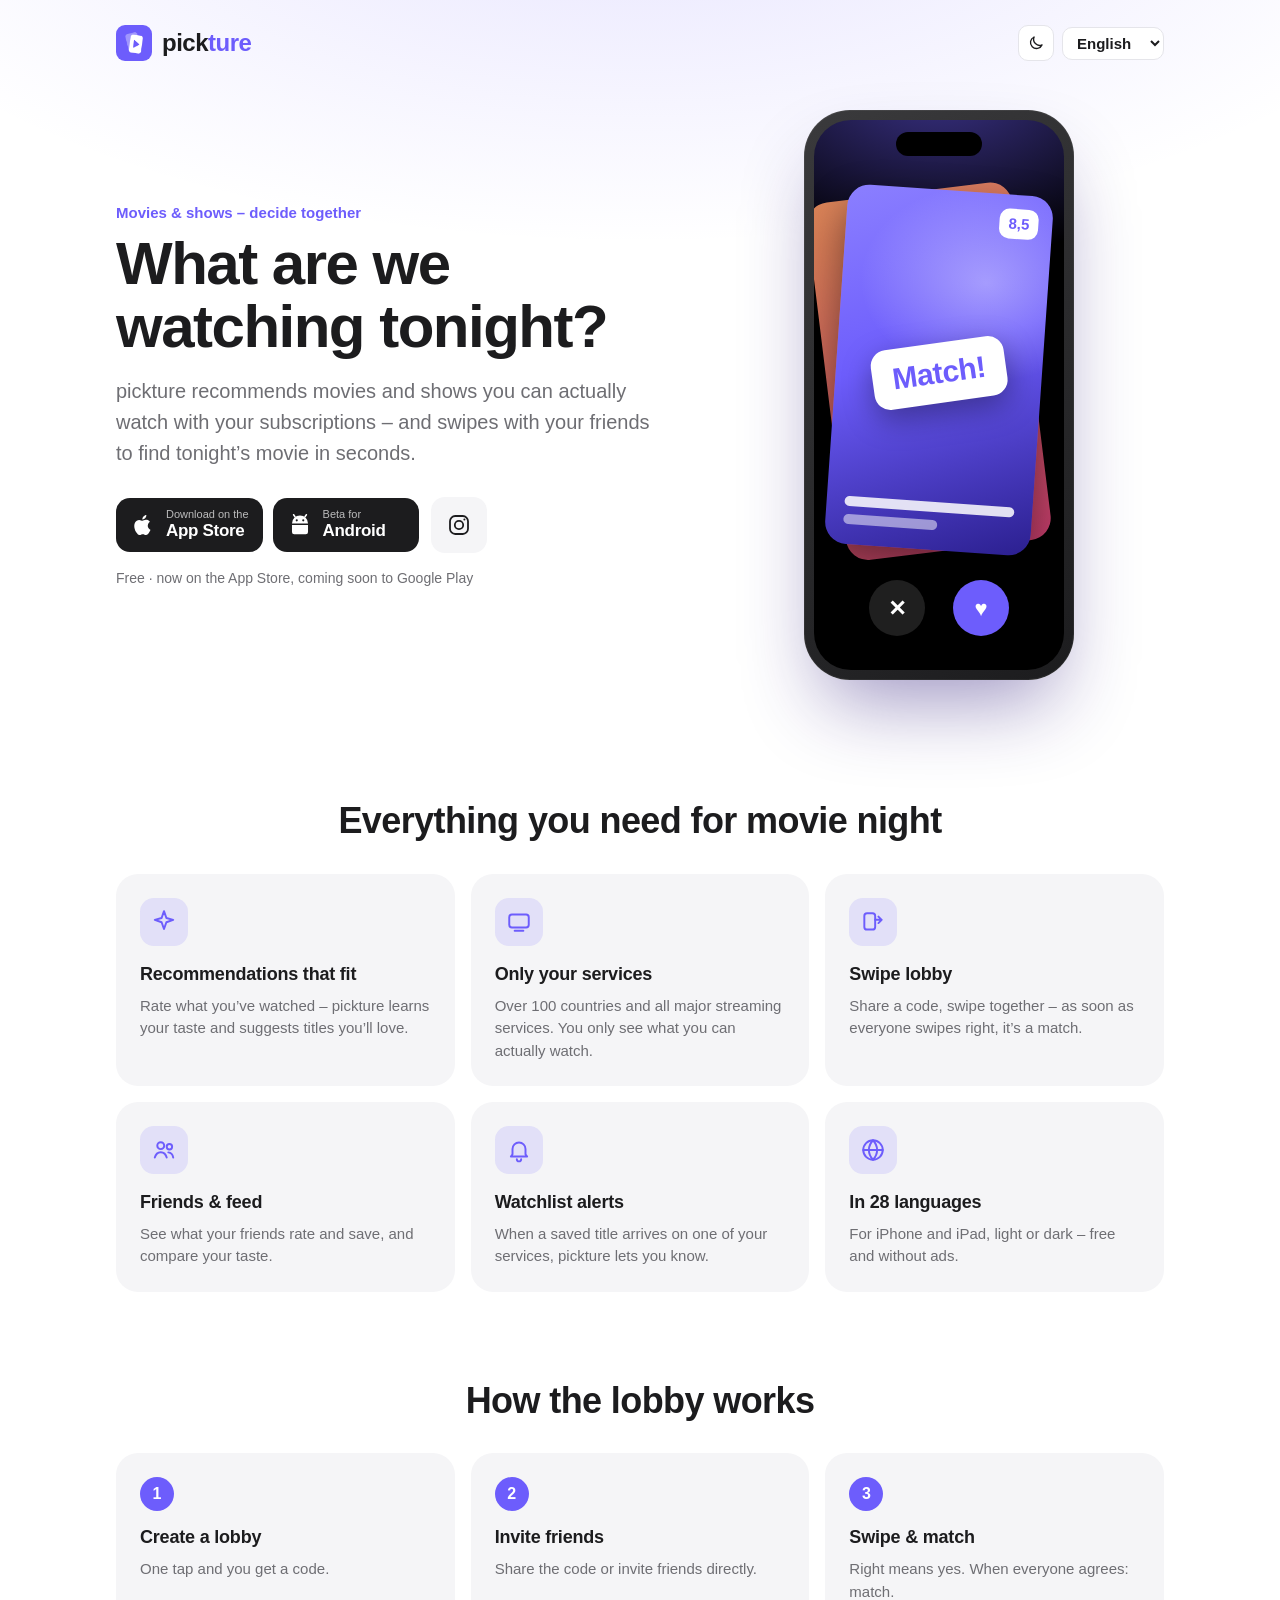
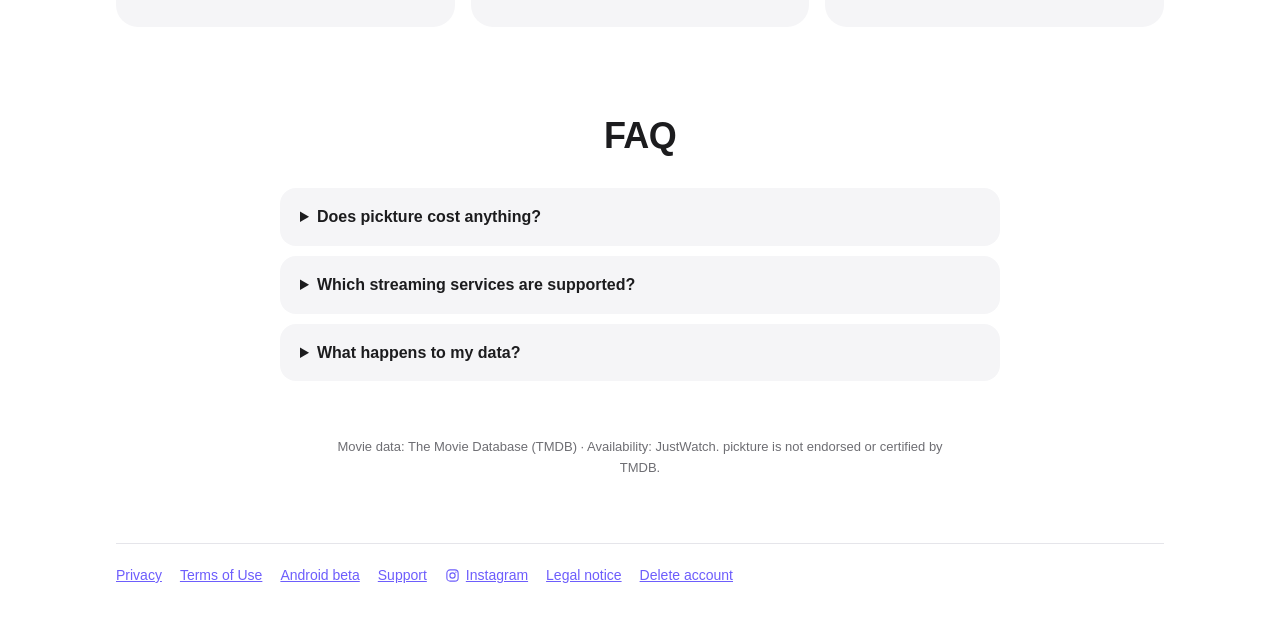
<file: index.html>
<!doctype html>
<html lang="en" data-lang="en">
<head>
<meta charset="utf-8">
<meta name="viewport" content="width=device-width, initial-scale=1">
<title>pickture – Filme &amp; Serien finden</title>
<meta name="description" content="pickture empfiehlt dir Filme und Serien von deinen Streamingdiensten – und findet per Swipe mit Freunden, was ihr heute schaut.">
<meta property="og:title" content="pickture – Filme & Serien">
<meta property="og:description" content="Empfehlungen nur von deinen Streamingdiensten. Gemeinsam swipen, Match finden.">
<meta property="og:image" content="https://getpickture.app/icon.png">
<meta name="theme-color" content="#6D5DFC">
<link rel="icon" href="./icon.png">
<link rel="stylesheet" href="./style.css?v=7172461c">
<script>(function () {
  var codes = ["en","de"];
  var pick = function (c) { c = (c || '').toLowerCase().split('-')[0]; return codes.indexOf(c) >= 0 ? c : null; };
  var saved = null;
  try { saved = localStorage.getItem('lang'); } catch (e) {}
  var fromUrl = pick(new URLSearchParams(location.search).get('lang'));
  var lang = fromUrl || pick(saved) || (navigator.languages || [navigator.language]).map(pick).filter(Boolean)[0] || 'en';
  document.documentElement.lang = lang;
  document.documentElement.setAttribute('data-lang', lang);
  window.setLang = function (c) {
    document.documentElement.lang = c;
    document.documentElement.setAttribute('data-lang', c);
    try { localStorage.setItem('lang', c); } catch (e) {}
    var u = new URL(location.href); u.searchParams.set('lang', c); history.replaceState(null, '', u);
  };
  document.addEventListener('DOMContentLoaded', function () {
    var s = document.getElementById('lang');
    if (s) s.value = lang;
  });
  // Hell/Dunkel: gespeicherte Wahl vor dem Zeichnen setzen (kein Aufblitzen)
  var root = document.documentElement;
  try { var th = localStorage.getItem('theme'); if (th === 'light' || th === 'dark') root.setAttribute('data-theme', th); } catch (e) {}
  window.toggleTheme = function () {
    var cur = root.getAttribute('data-theme') || (matchMedia('(prefers-color-scheme: dark)').matches ? 'dark' : 'light');
    var next = cur === 'dark' ? 'light' : 'dark';
    root.setAttribute('data-theme', next);
    try { localStorage.setItem('theme', next); } catch (e) {}
  };
})();</script>
</head>
<body class="home">
<main>
  <header>
    <a class="brand" href="./"><img src="./icon.png" alt="" width="36" height="36"><span>pick<b>ture</b></span></a>
    <div class="tools">
      <button type="button" class="theme-btn" onclick="toggleTheme()" aria-label="Hell / Dunkel" title="Hell / Dunkel"><svg class="moon" viewBox="0 0 24 24" fill="none" stroke="currentColor" stroke-width="1.8" stroke-linecap="round" stroke-linejoin="round" aria-hidden="true"><path d="M20 14.5A8 8 0 019.5 4a8 8 0 1010.5 10.5z"/></svg><svg class="sun" viewBox="0 0 24 24" fill="none" stroke="currentColor" stroke-width="1.8" stroke-linecap="round" aria-hidden="true"><circle cx="12" cy="12" r="4"/><path d="M12 2.5v2M12 19.5v2M2.5 12h2M19.5 12h2M5.3 5.3l1.4 1.4M17.3 17.3l1.4 1.4M5.3 18.7l1.4-1.4M17.3 6.7l1.4-1.4"/></svg></button>
      <label class="lang"><span class="sr">Language</span>
        <select id="lang" onchange="setLang(this.value)" aria-label="Language / Sprache"><option value="en">English</option><option value="de">Deutsch</option></select>
      </label>
    </div>
  </header>
  <section lang="de">
    <div class="hero">
      <div class="hero-text">
        <p class="eyebrow">Filme & Serien – gemeinsam entscheiden</p>
        <h1>Was schauen wir heute?</h1>
        <p class="lead">pickture empfiehlt dir Filme und Serien, die du mit deinen Abos wirklich schauen kannst – und findet per Swipe mit Freunden in Sekunden den Film für heute Abend.</p>
        <div class="hero-actions">
          <div class="store-buttons">
          <a class="store-btn" href="https://apps.apple.com/app/id6818412144"><span class="logo"><svg viewBox="0 0 24 24" width="26" height="26" fill="currentColor" aria-hidden="true"><path d="M16.4 12.6c0-2.4 2-3.5 2-3.6-1.1-1.6-2.8-1.8-3.4-1.8-1.4-.2-2.8.9-3.5.9-.7 0-1.8-.8-3-.8-1.6 0-3 .9-3.8 2.3-1.6 2.8-.4 7 1.2 9.3.8 1.1 1.7 2.4 2.9 2.3 1.2 0 1.6-.7 3-.7s1.8.7 3 .7c1.3 0 2.1-1.1 2.8-2.3.9-1.3 1.3-2.6 1.3-2.6s-2.5-1-2.5-3.7zM14.1 5.6c.6-.8 1.1-1.8 1-2.9-.9 0-2 .6-2.7 1.4-.6.7-1.1 1.7-1 2.8 1 .1 2.1-.5 2.7-1.3z"/></svg></span><span class="label"><small>Laden im</small><b>App Store</b></span></a>
          <a class="store-btn" href="beta/android/"><span class="logo"><svg viewBox="0 0 24 24" width="26" height="26" fill="currentColor" aria-hidden="true"><path d="M4.6 10.6a7.4 7.4 0 0114.8 0z"/><path d="M7.4 4.4L6.1 2.5M16.6 4.4l1.3-1.9" stroke="currentColor" stroke-width="1.4" stroke-linecap="round"/><path d="M4.6 12h14.8v6.4A2.1 2.1 0 0117.3 20.5H6.7a2.1 2.1 0 01-2.1-2.1z"/><circle cx="9" cy="7.7" r="1" class="eye"/><circle cx="15" cy="7.7" r="1" class="eye"/></svg></span><span class="label"><small>Testversion für</small><b>Android</b></span></a>
        </div>
          <a class="ig-btn" href="https://www.instagram.com/getpickture/" target="_blank" rel="noopener" aria-label="Instagram @getpickture" title="Instagram @getpickture"><svg viewBox="0 0 24 24" fill="none" stroke="currentColor" stroke-width="1.8" stroke-linecap="round" stroke-linejoin="round" aria-hidden="true"><rect x="3" y="3" width="18" height="18" rx="5.2"/><circle cx="12" cy="12" r="4.2"/><circle cx="17.4" cy="6.6" r="1" fill="currentColor" stroke="none"/></svg></a>
        </div>
        <p class="soon-note">Kostenlos · jetzt im App Store, bald auch bei Google Play</p>
      </div>
      <div class="phone" aria-hidden="true">
        <div class="screen">
          <div class="notch"></div>
          <div class="card card-back"></div>
          <div class="card card-front">
            <div class="card-badge">8,5</div>
            <div class="card-lines"><span></span><span></span></div>
          </div>
          <div class="match">Match!</div>
          <div class="actions"><span class="no">✕</span><span class="yes">♥</span></div>
        </div>
      </div>
    </div>
    <h2 class="center">Alles, was du für den Filmabend brauchst</h2>
    <div class="features">
      <div class="feature"><div class="ic"><svg viewBox="0 0 24 24" width="26" height="26" fill="none" stroke="currentColor" stroke-width="1.8" stroke-linecap="round" stroke-linejoin="round" aria-hidden="true"><path d="M12 2l2.2 6.3L20.5 10l-6.3 2.2L12 18.5l-2.2-6.3L3.5 10l6.3-1.7z"/></svg></div><h3>Empfehlungen, die passen</h3><p>Bewerte, was du gesehen hast – pickture lernt deinen Geschmack und schlägt passende Titel vor.</p></div>
      <div class="feature"><div class="ic"><svg viewBox="0 0 24 24" width="26" height="26" fill="none" stroke="currentColor" stroke-width="1.8" stroke-linecap="round" stroke-linejoin="round" aria-hidden="true"><rect x="3" y="5" width="18" height="12" rx="2.5"/><path d="M8 20h8"/></svg></div><h3>Nur deine Dienste</h3><p>Über 100 Länder und alle großen Streamingdienste. Du siehst nur, was du auch schauen kannst.</p></div>
      <div class="feature"><div class="ic"><svg viewBox="0 0 24 24" width="26" height="26" fill="none" stroke="currentColor" stroke-width="1.8" stroke-linecap="round" stroke-linejoin="round" aria-hidden="true"><rect x="4" y="4" width="10" height="15" rx="2.5"/><path d="M17 7l3 3-3 3M14 10h6"/></svg></div><h3>Lobby mit Swipe</h3><p>Code teilen, gemeinsam wischen – sobald alle nach rechts swipen, habt ihr ein Match.</p></div>
      <div class="feature"><div class="ic"><svg viewBox="0 0 24 24" width="26" height="26" fill="none" stroke="currentColor" stroke-width="1.8" stroke-linecap="round" stroke-linejoin="round" aria-hidden="true"><circle cx="9" cy="8" r="3.2"/><path d="M3.5 19c.8-3.2 3-5 5.5-5s4.7 1.8 5.5 5"/><circle cx="17" cy="9" r="2.5"/><path d="M16 14.2c2.3.2 4 1.8 4.5 4.8"/></svg></div><h3>Freunde & Feed</h3><p>Sieh, was deine Freunde bewerten und sich merken, und vergleicht euren Geschmack.</p></div>
      <div class="feature"><div class="ic"><svg viewBox="0 0 24 24" width="26" height="26" fill="none" stroke="currentColor" stroke-width="1.8" stroke-linecap="round" stroke-linejoin="round" aria-hidden="true"><path d="M6 16V11a6 6 0 1112 0v5l1.5 2h-15z"/><path d="M10 20.5a2 2 0 004 0"/></svg></div><h3>Merkliste mit Erinnerung</h3><p>Kommt ein gemerkter Titel auf einen deiner Dienste, sagt dir pickture Bescheid.</p></div>
      <div class="feature"><div class="ic"><svg viewBox="0 0 24 24" width="26" height="26" fill="none" stroke="currentColor" stroke-width="1.8" stroke-linecap="round" stroke-linejoin="round" aria-hidden="true"><circle cx="12" cy="12" r="9"/><path d="M3 12h18M12 3c2.5 2.7 3.8 5.7 3.8 9s-1.3 6.3-3.8 9c-2.5-2.7-3.8-5.7-3.8-9S9.5 5.7 12 3z"/></svg></div><h3>In 28 Sprachen</h3><p>Für iPhone und iPad, hell oder dunkel – kostenlos und ohne Werbung.</p></div>
    </div>
    <h2 class="center">So funktioniert die Lobby</h2>
    <ol class="steps">
      <li><span class="num">1</span><h3>Lobby erstellen</h3><p>Ein Tipp – und du bekommst einen Code.</p></li>
      <li><span class="num">2</span><h3>Freunde einladen</h3><p>Code teilen oder Freunde direkt einladen.</p></li>
      <li><span class="num">3</span><h3>Swipen & matchen</h3><p>Rechts heißt ja. Wenn alle wollen: Match.</p></li>
    </ol>
    <h2 class="center">Häufige Fragen</h2>
    <div class="faq">
      <details><summary>Kostet pickture etwas?</summary><p>Nein. pickture ist kostenlos und ohne Werbung.</p></details>
      <details><summary>Welche Streamingdienste werden unterstützt?</summary><p>Alle großen Dienste in über 100 Ländern – die Verfügbarkeiten kommen von JustWatch.</p></details>
      <details><summary>Was passiert mit meinen Daten?</summary><p>Nur das Nötigste wird gespeichert, kein Tracking, keine Werbung. Details in der <a href="datenschutz/">Datenschutzerklärung</a>.</p></details>
    </div>
    <p class="credit">Filmdaten: The Movie Database (TMDB) · Verfügbarkeiten: JustWatch. pickture wird nicht von TMDB unterstützt oder zertifiziert.</p>
  </section>
  <section lang="en">
    <div class="hero">
      <div class="hero-text">
        <p class="eyebrow">Movies & shows – decide together</p>
        <h1>What are we watching tonight?</h1>
        <p class="lead">pickture recommends movies and shows you can actually watch with your subscriptions – and swipes with your friends to find tonight’s movie in seconds.</p>
        <div class="hero-actions">
          <div class="store-buttons">
          <a class="store-btn" href="https://apps.apple.com/app/id6818412144"><span class="logo"><svg viewBox="0 0 24 24" width="26" height="26" fill="currentColor" aria-hidden="true"><path d="M16.4 12.6c0-2.4 2-3.5 2-3.6-1.1-1.6-2.8-1.8-3.4-1.8-1.4-.2-2.8.9-3.5.9-.7 0-1.8-.8-3-.8-1.6 0-3 .9-3.8 2.3-1.6 2.8-.4 7 1.2 9.3.8 1.1 1.7 2.4 2.9 2.3 1.2 0 1.6-.7 3-.7s1.8.7 3 .7c1.3 0 2.1-1.1 2.8-2.3.9-1.3 1.3-2.6 1.3-2.6s-2.5-1-2.5-3.7zM14.1 5.6c.6-.8 1.1-1.8 1-2.9-.9 0-2 .6-2.7 1.4-.6.7-1.1 1.7-1 2.8 1 .1 2.1-.5 2.7-1.3z"/></svg></span><span class="label"><small>Download on the</small><b>App Store</b></span></a>
          <a class="store-btn" href="beta/android/"><span class="logo"><svg viewBox="0 0 24 24" width="26" height="26" fill="currentColor" aria-hidden="true"><path d="M4.6 10.6a7.4 7.4 0 0114.8 0z"/><path d="M7.4 4.4L6.1 2.5M16.6 4.4l1.3-1.9" stroke="currentColor" stroke-width="1.4" stroke-linecap="round"/><path d="M4.6 12h14.8v6.4A2.1 2.1 0 0117.3 20.5H6.7a2.1 2.1 0 01-2.1-2.1z"/><circle cx="9" cy="7.7" r="1" class="eye"/><circle cx="15" cy="7.7" r="1" class="eye"/></svg></span><span class="label"><small>Beta for</small><b>Android</b></span></a>
        </div>
          <a class="ig-btn" href="https://www.instagram.com/getpickture/" target="_blank" rel="noopener" aria-label="Instagram @getpickture" title="Instagram @getpickture"><svg viewBox="0 0 24 24" fill="none" stroke="currentColor" stroke-width="1.8" stroke-linecap="round" stroke-linejoin="round" aria-hidden="true"><rect x="3" y="3" width="18" height="18" rx="5.2"/><circle cx="12" cy="12" r="4.2"/><circle cx="17.4" cy="6.6" r="1" fill="currentColor" stroke="none"/></svg></a>
        </div>
        <p class="soon-note">Free · now on the App Store, coming soon to Google Play</p>
      </div>
      <div class="phone" aria-hidden="true">
        <div class="screen">
          <div class="notch"></div>
          <div class="card card-back"></div>
          <div class="card card-front">
            <div class="card-badge">8,5</div>
            <div class="card-lines"><span></span><span></span></div>
          </div>
          <div class="match">Match!</div>
          <div class="actions"><span class="no">✕</span><span class="yes">♥</span></div>
        </div>
      </div>
    </div>
    <h2 class="center">Everything you need for movie night</h2>
    <div class="features">
      <div class="feature"><div class="ic"><svg viewBox="0 0 24 24" width="26" height="26" fill="none" stroke="currentColor" stroke-width="1.8" stroke-linecap="round" stroke-linejoin="round" aria-hidden="true"><path d="M12 2l2.2 6.3L20.5 10l-6.3 2.2L12 18.5l-2.2-6.3L3.5 10l6.3-1.7z"/></svg></div><h3>Recommendations that fit</h3><p>Rate what you’ve watched – pickture learns your taste and suggests titles you’ll love.</p></div>
      <div class="feature"><div class="ic"><svg viewBox="0 0 24 24" width="26" height="26" fill="none" stroke="currentColor" stroke-width="1.8" stroke-linecap="round" stroke-linejoin="round" aria-hidden="true"><rect x="3" y="5" width="18" height="12" rx="2.5"/><path d="M8 20h8"/></svg></div><h3>Only your services</h3><p>Over 100 countries and all major streaming services. You only see what you can actually watch.</p></div>
      <div class="feature"><div class="ic"><svg viewBox="0 0 24 24" width="26" height="26" fill="none" stroke="currentColor" stroke-width="1.8" stroke-linecap="round" stroke-linejoin="round" aria-hidden="true"><rect x="4" y="4" width="10" height="15" rx="2.5"/><path d="M17 7l3 3-3 3M14 10h6"/></svg></div><h3>Swipe lobby</h3><p>Share a code, swipe together – as soon as everyone swipes right, it’s a match.</p></div>
      <div class="feature"><div class="ic"><svg viewBox="0 0 24 24" width="26" height="26" fill="none" stroke="currentColor" stroke-width="1.8" stroke-linecap="round" stroke-linejoin="round" aria-hidden="true"><circle cx="9" cy="8" r="3.2"/><path d="M3.5 19c.8-3.2 3-5 5.5-5s4.7 1.8 5.5 5"/><circle cx="17" cy="9" r="2.5"/><path d="M16 14.2c2.3.2 4 1.8 4.5 4.8"/></svg></div><h3>Friends & feed</h3><p>See what your friends rate and save, and compare your taste.</p></div>
      <div class="feature"><div class="ic"><svg viewBox="0 0 24 24" width="26" height="26" fill="none" stroke="currentColor" stroke-width="1.8" stroke-linecap="round" stroke-linejoin="round" aria-hidden="true"><path d="M6 16V11a6 6 0 1112 0v5l1.5 2h-15z"/><path d="M10 20.5a2 2 0 004 0"/></svg></div><h3>Watchlist alerts</h3><p>When a saved title arrives on one of your services, pickture lets you know.</p></div>
      <div class="feature"><div class="ic"><svg viewBox="0 0 24 24" width="26" height="26" fill="none" stroke="currentColor" stroke-width="1.8" stroke-linecap="round" stroke-linejoin="round" aria-hidden="true"><circle cx="12" cy="12" r="9"/><path d="M3 12h18M12 3c2.5 2.7 3.8 5.7 3.8 9s-1.3 6.3-3.8 9c-2.5-2.7-3.8-5.7-3.8-9S9.5 5.7 12 3z"/></svg></div><h3>In 28 languages</h3><p>For iPhone and iPad, light or dark – free and without ads.</p></div>
    </div>
    <h2 class="center">How the lobby works</h2>
    <ol class="steps">
      <li><span class="num">1</span><h3>Create a lobby</h3><p>One tap and you get a code.</p></li>
      <li><span class="num">2</span><h3>Invite friends</h3><p>Share the code or invite friends directly.</p></li>
      <li><span class="num">3</span><h3>Swipe & match</h3><p>Right means yes. When everyone agrees: match.</p></li>
    </ol>
    <h2 class="center">FAQ</h2>
    <div class="faq">
      <details><summary>Does pickture cost anything?</summary><p>No. pickture is free and without ads.</p></details>
      <details><summary>Which streaming services are supported?</summary><p>All major services in over 100 countries – availability is provided by JustWatch.</p></details>
      <details><summary>What happens to my data?</summary><p>Only what’s necessary is stored, no tracking, no ads. Details in the <a href="datenschutz/">privacy policy</a>.</p></details>
    </div>
    <p class="credit">Movie data: The Movie Database (TMDB) · Availability: JustWatch. pickture is not endorsed or certified by TMDB.</p>
  </section>
  <footer>
    <a href="./datenschutz/"><span lang="en">Privacy</span><span lang="de">Datenschutz</span></a>
    <a href="./nutzungsbedingungen/"><span lang="en">Terms of Use</span><span lang="de">Nutzungsbedingungen</span></a>
    <a href="./beta/android/"><span lang="en">Android beta</span><span lang="de">Android-Testversion</span></a>
    <a href="./support/">Support</a>
    <a class="ig" href="https://www.instagram.com/getpickture/" target="_blank" rel="noopener"><svg viewBox="0 0 24 24" fill="none" stroke="currentColor" stroke-width="1.8" stroke-linecap="round" stroke-linejoin="round" aria-hidden="true"><rect x="3" y="3" width="18" height="18" rx="5.2"/><circle cx="12" cy="12" r="4.2"/><circle cx="17.4" cy="6.6" r="1" fill="currentColor" stroke="none"/></svg>Instagram</a>
    <a href="./impressum/"><span lang="en">Legal notice</span><span lang="de">Impressum</span></a>
    <a href="./konto-loeschen/"><span lang="en">Delete account</span><span lang="de">Konto löschen</span></a>
  </footer>
</main>
</body>
</html>
</file>
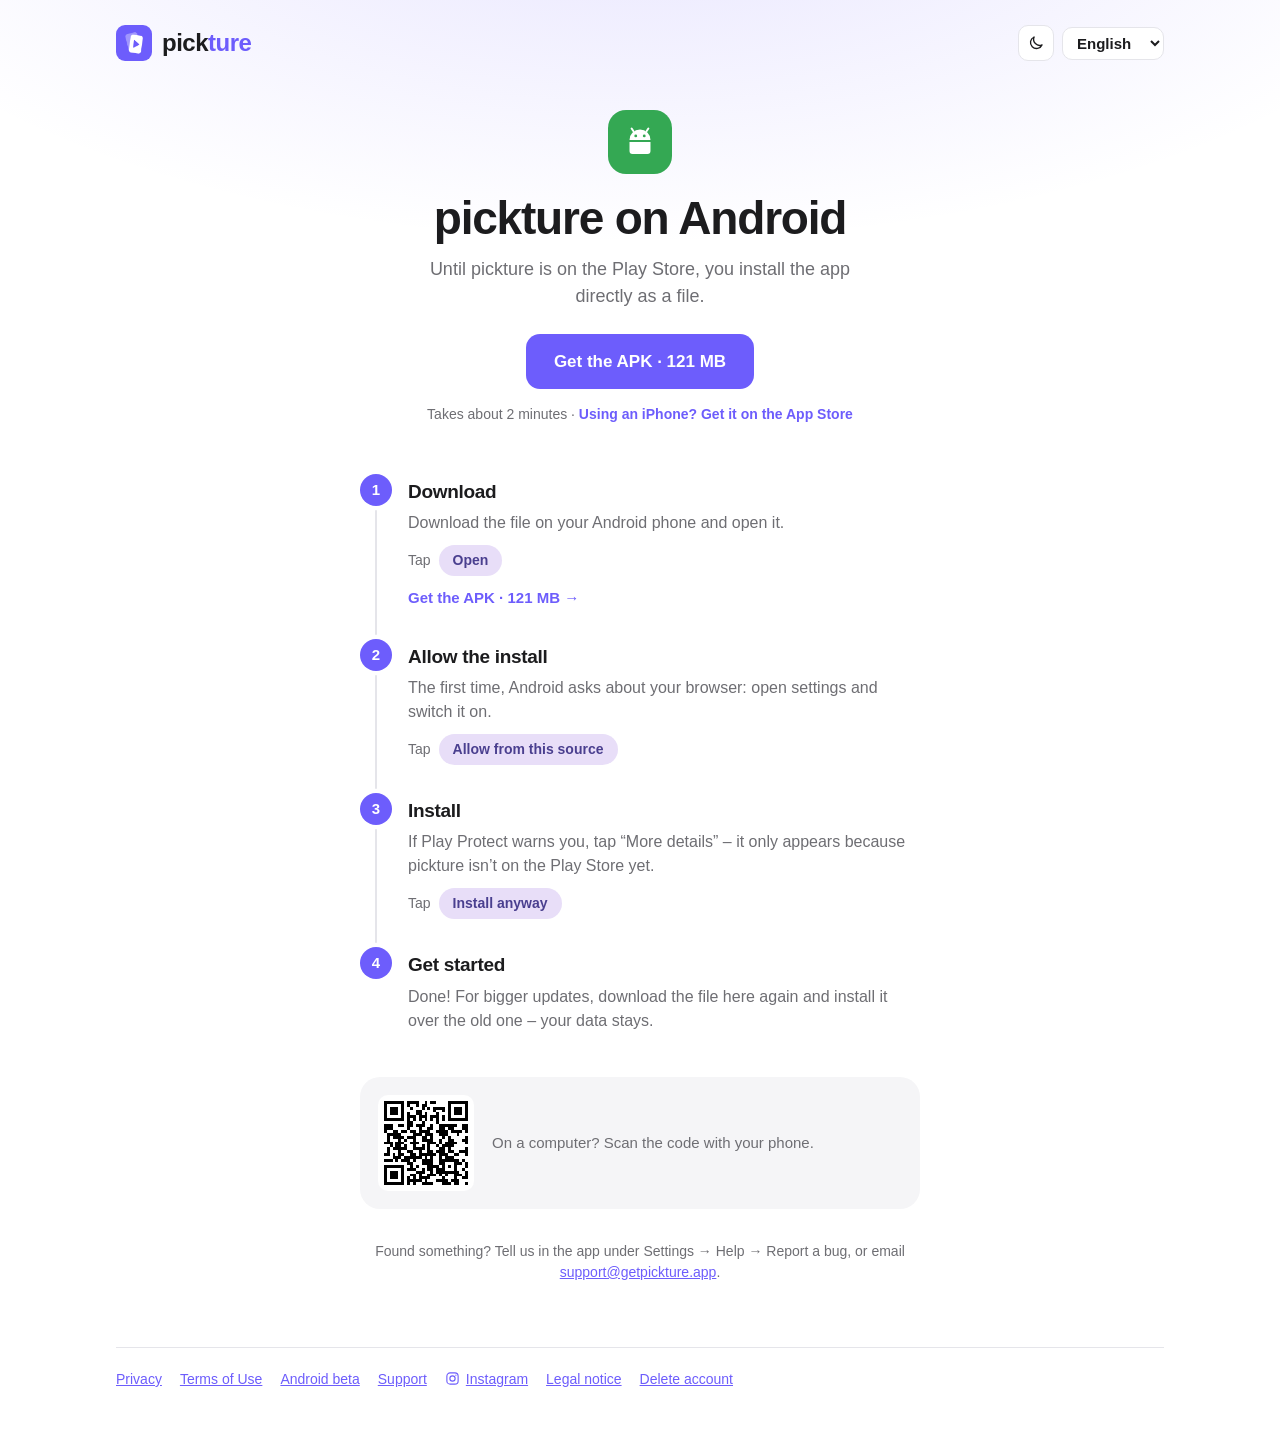
<file: beta/index.html>
<!doctype html>
<html lang="de"><head><meta charset="utf-8"><meta name="viewport" content="width=device-width, initial-scale=1">
<title>pickture</title>
<meta http-equiv="refresh" content="0; url=android/">
<link rel="canonical" href="android/">
<meta name="robots" content="noindex">
</head><body style="font-family:-apple-system,Segoe UI,Roboto,sans-serif;padding:32px">
<p><a href="android/">pickture →</a></p>
</body></html>
</file>
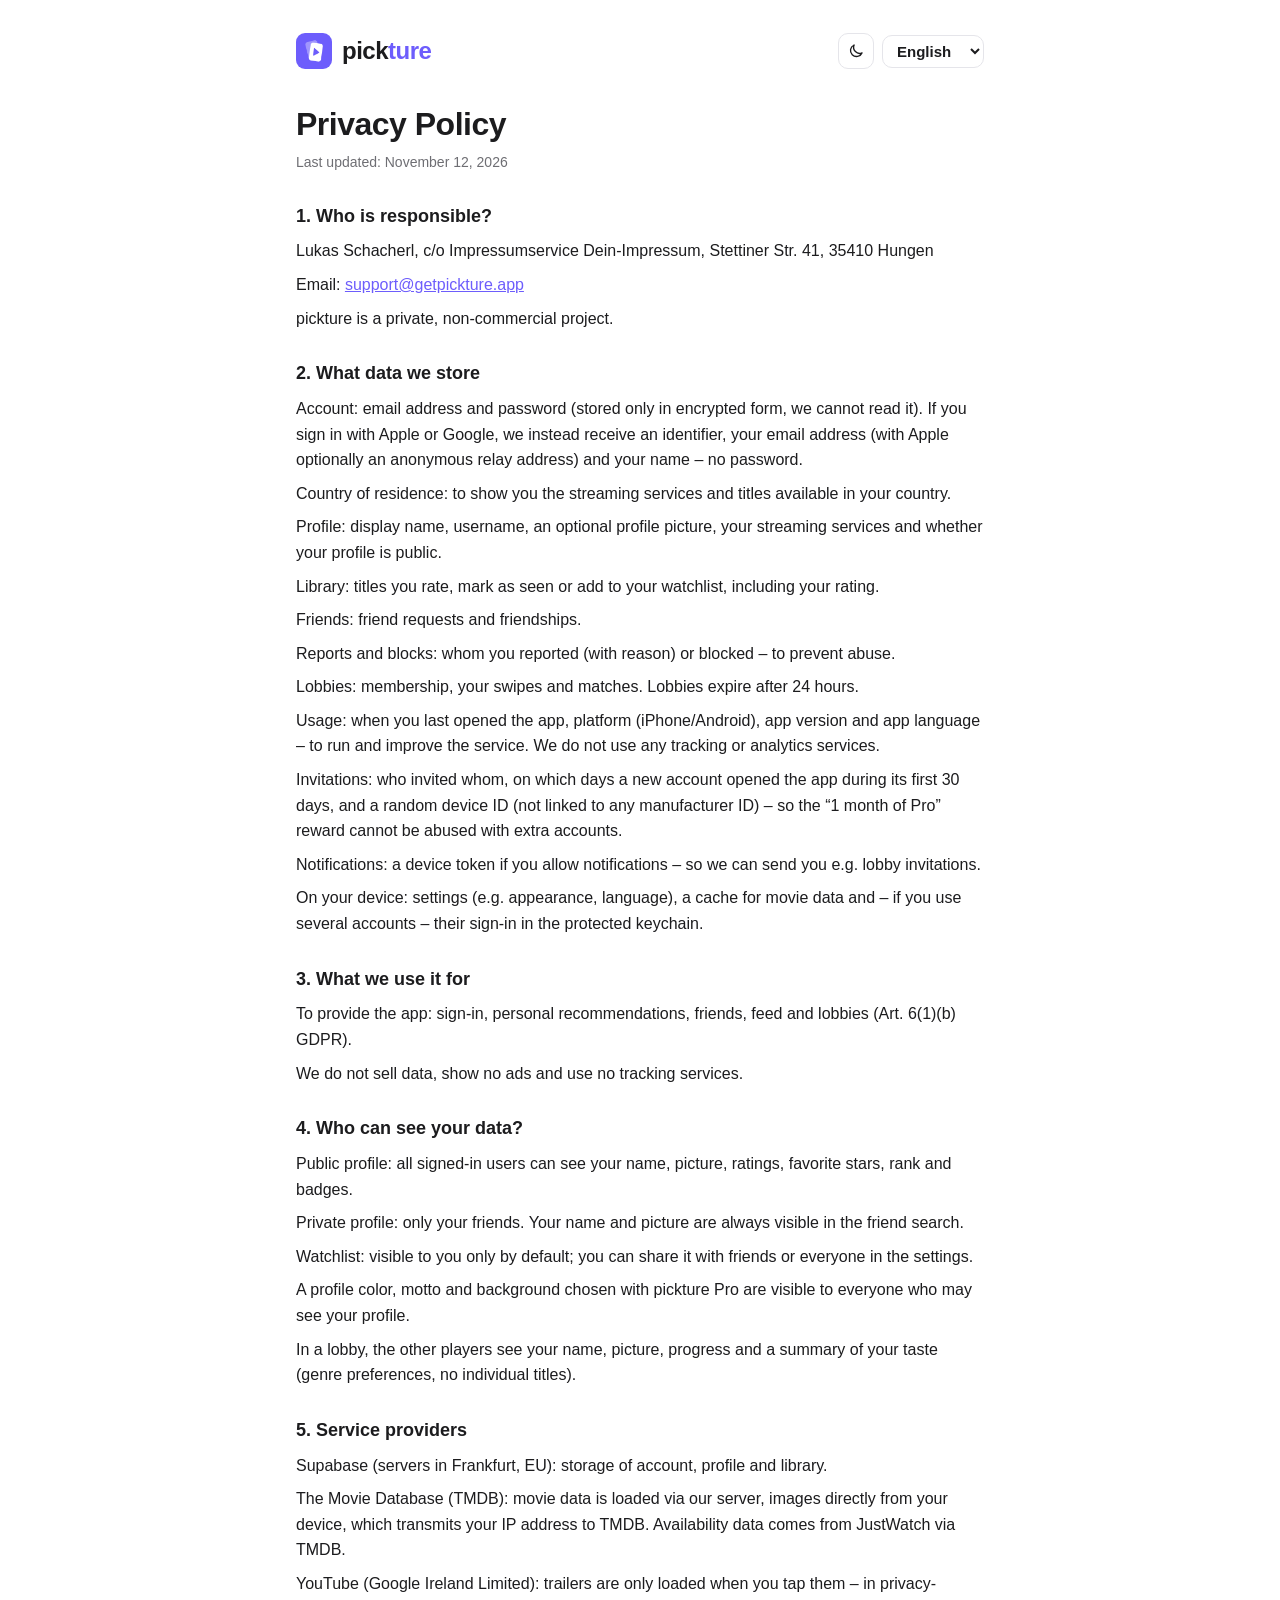
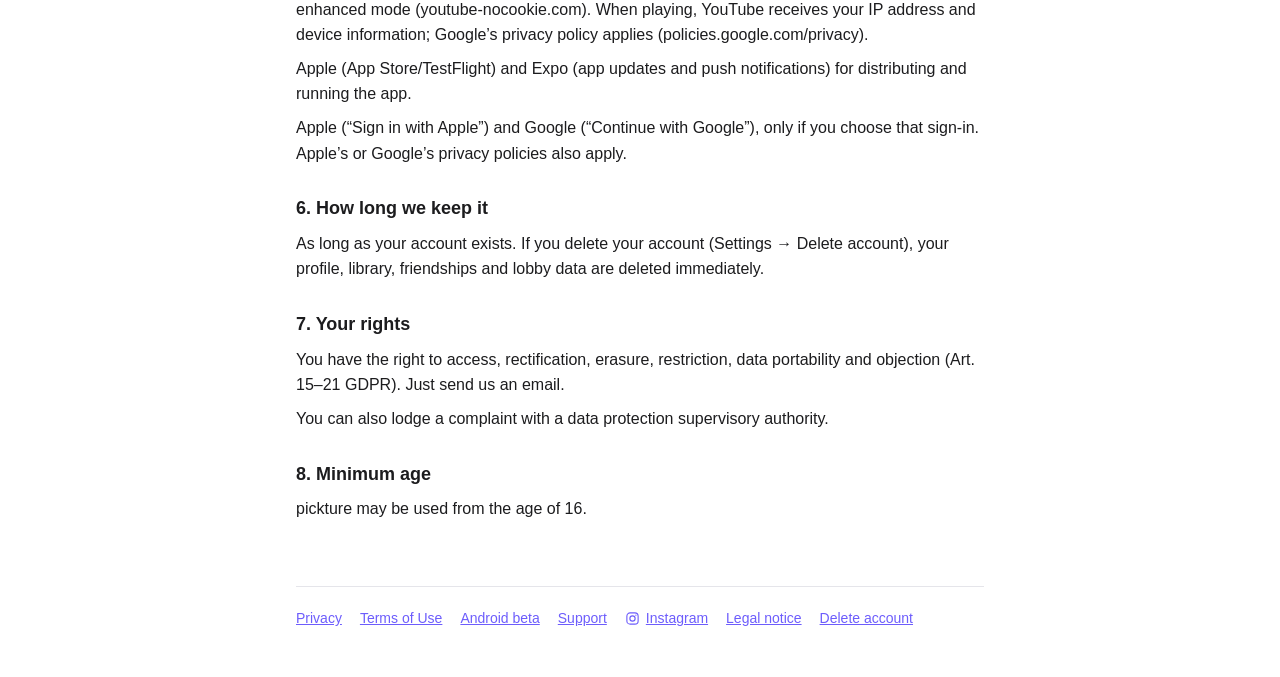
<file: datenschutz/index.html>
<!doctype html>
<html lang="en" data-lang="en">
<head>
<meta charset="utf-8">
<meta name="viewport" content="width=device-width, initial-scale=1">
<title>pickture – Datenschutz / Privacy</title>
<meta name="description" content="pickture empfiehlt dir Filme und Serien von deinen Streamingdiensten – und findet per Swipe mit Freunden, was ihr heute schaut.">
<meta property="og:title" content="pickture – Filme & Serien">
<meta property="og:description" content="Empfehlungen nur von deinen Streamingdiensten. Gemeinsam swipen, Match finden.">
<meta property="og:image" content="https://getpickture.app/icon.png">
<meta name="theme-color" content="#6D5DFC">
<link rel="icon" href="../icon.png">
<link rel="stylesheet" href="../style.css?v=7172461c">
<script>(function () {
  var codes = ["en","de"];
  var pick = function (c) { c = (c || '').toLowerCase().split('-')[0]; return codes.indexOf(c) >= 0 ? c : null; };
  var saved = null;
  try { saved = localStorage.getItem('lang'); } catch (e) {}
  var fromUrl = pick(new URLSearchParams(location.search).get('lang'));
  var lang = fromUrl || pick(saved) || (navigator.languages || [navigator.language]).map(pick).filter(Boolean)[0] || 'en';
  document.documentElement.lang = lang;
  document.documentElement.setAttribute('data-lang', lang);
  window.setLang = function (c) {
    document.documentElement.lang = c;
    document.documentElement.setAttribute('data-lang', c);
    try { localStorage.setItem('lang', c); } catch (e) {}
    var u = new URL(location.href); u.searchParams.set('lang', c); history.replaceState(null, '', u);
  };
  document.addEventListener('DOMContentLoaded', function () {
    var s = document.getElementById('lang');
    if (s) s.value = lang;
  });
  // Hell/Dunkel: gespeicherte Wahl vor dem Zeichnen setzen (kein Aufblitzen)
  var root = document.documentElement;
  try { var th = localStorage.getItem('theme'); if (th === 'light' || th === 'dark') root.setAttribute('data-theme', th); } catch (e) {}
  window.toggleTheme = function () {
    var cur = root.getAttribute('data-theme') || (matchMedia('(prefers-color-scheme: dark)').matches ? 'dark' : 'light');
    var next = cur === 'dark' ? 'light' : 'dark';
    root.setAttribute('data-theme', next);
    try { localStorage.setItem('theme', next); } catch (e) {}
  };
})();</script>
</head>
<body>
<main>
  <header>
    <a class="brand" href="../"><img src="../icon.png" alt="" width="36" height="36"><span>pick<b>ture</b></span></a>
    <div class="tools">
      <button type="button" class="theme-btn" onclick="toggleTheme()" aria-label="Hell / Dunkel" title="Hell / Dunkel"><svg class="moon" viewBox="0 0 24 24" fill="none" stroke="currentColor" stroke-width="1.8" stroke-linecap="round" stroke-linejoin="round" aria-hidden="true"><path d="M20 14.5A8 8 0 019.5 4a8 8 0 1010.5 10.5z"/></svg><svg class="sun" viewBox="0 0 24 24" fill="none" stroke="currentColor" stroke-width="1.8" stroke-linecap="round" aria-hidden="true"><circle cx="12" cy="12" r="4"/><path d="M12 2.5v2M12 19.5v2M2.5 12h2M19.5 12h2M5.3 5.3l1.4 1.4M17.3 17.3l1.4 1.4M5.3 18.7l1.4-1.4M17.3 6.7l1.4-1.4"/></svg></button>
      <label class="lang"><span class="sr">Language</span>
        <select id="lang" onchange="setLang(this.value)" aria-label="Language / Sprache"><option value="en">English</option><option value="de">Deutsch</option></select>
      </label>
    </div>
  </header>
  <section lang="de">
    <h1>Datenschutzerklärung</h1>
    <p class="updated">Stand: 12. November 2026</p>
    <h2>1. Wer ist verantwortlich?</h2>
    <p>Lukas Schacherl, c/o Impressumservice Dein-Impressum, Stettiner Str. 41, 35410 Hungen</p>
    <p>E-Mail: <a href="mailto:support@getpickture.app">support@getpickture.app</a></p>
    <p>pickture ist ein privates, nicht-kommerzielles Projekt.</p>
    <h2>2. Welche Daten wir speichern</h2>
    <p>Konto: E-Mail-Adresse und Passwort (nur verschlüsselt gespeichert, für uns nicht lesbar). Meldest du dich mit Apple oder Google an, erhalten wir stattdessen eine Kennung, deine E-Mail-Adresse (bei Apple auf Wunsch eine anonyme Weiterleitungsadresse) und deinen Namen – kein Passwort.</p>
    <p>Wohnland: um dir die Streamingdienste und Titel deines Landes zu zeigen.</p>
    <p>Profil: Anzeigename, Benutzername, optional ein Profilbild, deine Streamingdienste und ob dein Profil öffentlich ist.</p>
    <p>Bibliothek: Titel, die du bewertest, als gesehen markierst oder dir merkst – samt Bewertung.</p>
    <p>Freunde: Freundschaftsanfragen und Freundschaften.</p>
    <p>Meldungen und Blockierungen: wen du gemeldet (mit Grund) oder blockiert hast – um Missbrauch zu verhindern.</p>
    <p>Lobbys: Mitgliedschaft, deine Swipes und Matches. Lobbys laufen nach 24 Stunden ab.</p>
    <p>Nutzung: wann du die App zuletzt geöffnet hast, Plattform (iPhone/Android), App-Version und App-Sprache – um den Dienst zu betreiben und zu verbessern. Wir nutzen dafür keine Tracking- oder Analysedienste.</p>
    <p>Einladungen: wer wen eingeladen hat, an welchen Tagen ein neues Konto in den ersten 30 Tagen die App geöffnet hat, und eine zufällige Geräte-Kennung (ohne Bezug zu Hersteller-Kennungen) – damit die Belohnung „1 Monat Pro“ nicht mit Zweitkonten ausgenutzt wird.</p>
    <p>Benachrichtigungen: ein Geräte-Token, wenn du Benachrichtigungen erlaubst – damit wir dir z. B. Lobby-Einladungen schicken können.</p>
    <p>Auf deinem Gerät: Einstellungen (z. B. Darstellung, Sprache), ein Zwischenspeicher für Filmdaten und – wenn du mehrere Konten nutzt – deren Anmeldung im geschützten Schlüsselbund.</p>
    <h2>3. Wofür wir sie nutzen</h2>
    <p>Um die App bereitzustellen: Anmeldung, persönliche Empfehlungen, Freunde, Feed und Lobbys (Art. 6 Abs. 1 lit. b DSGVO).</p>
    <p>Wir verkaufen keine Daten, zeigen keine Werbung und nutzen keine Tracking-Dienste.</p>
    <h2>4. Wer sieht deine Daten?</h2>
    <p>Öffentliches Profil: alle angemeldeten Nutzer sehen Name, Bild, Bewertungen, Lieblingsstars sowie Rang und Abzeichen.</p>
    <p>Privates Profil: nur deine Freunde. Name und Bild sind für die Freundessuche immer sichtbar.</p>
    <p>Merkliste: standardmäßig nur für dich sichtbar; in den Einstellungen kannst du sie für Freunde oder alle freigeben.</p>
    <p>Mit pickture Pro gewählte Profilfarbe, Motto und Hintergrund sehen alle, die auch dein Profil sehen dürfen.</p>
    <p>In einer Lobby sehen die Mitspieler deinen Namen, dein Bild, deinen Fortschritt und eine Zusammenfassung deines Geschmacks (Vorlieben nach Genres, keine einzelnen Titel).</p>
    <h2>5. Dienstleister</h2>
    <p>Supabase (Server in Frankfurt, EU): Speicherung von Konto, Profil und Bibliothek.</p>
    <p>The Movie Database (TMDB): Filmdaten laden wir über unseren Server, Bilder direkt von deinem Gerät; dabei wird deine IP-Adresse an TMDB übertragen. Verfügbarkeiten stammen von JustWatch über TMDB.</p>
    <p>YouTube (Google Ireland Limited): Trailer werden erst geladen, wenn du sie antippst – im erweiterten Datenschutzmodus (youtube-nocookie.com). Beim Abspielen erhält YouTube deine IP-Adresse und Geräteinformationen; es gilt die Datenschutzerklärung von Google (policies.google.com/privacy).</p>
    <p>Apple (App Store/TestFlight) und Expo (App-Updates und Push-Benachrichtigungen) für Verteilung und Betrieb der App.</p>
    <p>Apple („Mit Apple anmelden“) und Google („Weiter mit Google“), nur wenn du diese Anmeldung wählst. Dabei gelten zusätzlich die Datenschutzbestimmungen von Apple bzw. Google.</p>
    <h2>6. Wie lange wir speichern</h2>
    <p>Solange dein Konto besteht. Wenn du dein Konto löschst (Einstellungen → Konto löschen), werden Profil, Bibliothek, Freundschaften und Lobby-Daten sofort gelöscht.</p>
    <h2>7. Deine Rechte</h2>
    <p>Du hast das Recht auf Auskunft, Berichtigung, Löschung, Einschränkung, Datenübertragbarkeit und Widerspruch (Art. 15–21 DSGVO). Schreib uns dazu einfach eine E-Mail.</p>
    <p>Du kannst dich außerdem bei einer Datenschutz-Aufsichtsbehörde beschweren.</p>
    <h2>8. Mindestalter</h2>
    <p>pickture darf ab 16 Jahren genutzt werden.</p>
  </section>
  <section lang="en">
    <h1>Privacy Policy</h1>
    <p class="updated">Last updated: November 12, 2026</p>
    <h2>1. Who is responsible?</h2>
    <p>Lukas Schacherl, c/o Impressumservice Dein-Impressum, Stettiner Str. 41, 35410 Hungen</p>
    <p>Email: <a href="mailto:support@getpickture.app">support@getpickture.app</a></p>
    <p>pickture is a private, non-commercial project.</p>
    <h2>2. What data we store</h2>
    <p>Account: email address and password (stored only in encrypted form, we cannot read it). If you sign in with Apple or Google, we instead receive an identifier, your email address (with Apple optionally an anonymous relay address) and your name – no password.</p>
    <p>Country of residence: to show you the streaming services and titles available in your country.</p>
    <p>Profile: display name, username, an optional profile picture, your streaming services and whether your profile is public.</p>
    <p>Library: titles you rate, mark as seen or add to your watchlist, including your rating.</p>
    <p>Friends: friend requests and friendships.</p>
    <p>Reports and blocks: whom you reported (with reason) or blocked – to prevent abuse.</p>
    <p>Lobbies: membership, your swipes and matches. Lobbies expire after 24 hours.</p>
    <p>Usage: when you last opened the app, platform (iPhone/Android), app version and app language – to run and improve the service. We do not use any tracking or analytics services.</p>
    <p>Invitations: who invited whom, on which days a new account opened the app during its first 30 days, and a random device ID (not linked to any manufacturer ID) – so the “1 month of Pro” reward cannot be abused with extra accounts.</p>
    <p>Notifications: a device token if you allow notifications – so we can send you e.g. lobby invitations.</p>
    <p>On your device: settings (e.g. appearance, language), a cache for movie data and – if you use several accounts – their sign-in in the protected keychain.</p>
    <h2>3. What we use it for</h2>
    <p>To provide the app: sign-in, personal recommendations, friends, feed and lobbies (Art. 6(1)(b) GDPR).</p>
    <p>We do not sell data, show no ads and use no tracking services.</p>
    <h2>4. Who can see your data?</h2>
    <p>Public profile: all signed-in users can see your name, picture, ratings, favorite stars, rank and badges.</p>
    <p>Private profile: only your friends. Your name and picture are always visible in the friend search.</p>
    <p>Watchlist: visible to you only by default; you can share it with friends or everyone in the settings.</p>
    <p>A profile color, motto and background chosen with pickture Pro are visible to everyone who may see your profile.</p>
    <p>In a lobby, the other players see your name, picture, progress and a summary of your taste (genre preferences, no individual titles).</p>
    <h2>5. Service providers</h2>
    <p>Supabase (servers in Frankfurt, EU): storage of account, profile and library.</p>
    <p>The Movie Database (TMDB): movie data is loaded via our server, images directly from your device, which transmits your IP address to TMDB. Availability data comes from JustWatch via TMDB.</p>
    <p>YouTube (Google Ireland Limited): trailers are only loaded when you tap them – in privacy-enhanced mode (youtube-nocookie.com). When playing, YouTube receives your IP address and device information; Google’s privacy policy applies (policies.google.com/privacy).</p>
    <p>Apple (App Store/TestFlight) and Expo (app updates and push notifications) for distributing and running the app.</p>
    <p>Apple (“Sign in with Apple”) and Google (“Continue with Google”), only if you choose that sign-in. Apple’s or Google’s privacy policies also apply.</p>
    <h2>6. How long we keep it</h2>
    <p>As long as your account exists. If you delete your account (Settings → Delete account), your profile, library, friendships and lobby data are deleted immediately.</p>
    <h2>7. Your rights</h2>
    <p>You have the right to access, rectification, erasure, restriction, data portability and objection (Art. 15–21 GDPR). Just send us an email.</p>
    <p>You can also lodge a complaint with a data protection supervisory authority.</p>
    <h2>8. Minimum age</h2>
    <p>pickture may be used from the age of 16.</p>
  </section>
  <footer>
    <a href="../datenschutz/"><span lang="en">Privacy</span><span lang="de">Datenschutz</span></a>
    <a href="../nutzungsbedingungen/"><span lang="en">Terms of Use</span><span lang="de">Nutzungsbedingungen</span></a>
    <a href="../beta/android/"><span lang="en">Android beta</span><span lang="de">Android-Testversion</span></a>
    <a href="../support/">Support</a>
    <a class="ig" href="https://www.instagram.com/getpickture/" target="_blank" rel="noopener"><svg viewBox="0 0 24 24" fill="none" stroke="currentColor" stroke-width="1.8" stroke-linecap="round" stroke-linejoin="round" aria-hidden="true"><rect x="3" y="3" width="18" height="18" rx="5.2"/><circle cx="12" cy="12" r="4.2"/><circle cx="17.4" cy="6.6" r="1" fill="currentColor" stroke="none"/></svg>Instagram</a>
    <a href="../impressum/"><span lang="en">Legal notice</span><span lang="de">Impressum</span></a>
    <a href="../konto-loeschen/"><span lang="en">Delete account</span><span lang="de">Konto löschen</span></a>
  </footer>
</main>
</body>
</html>
</file>
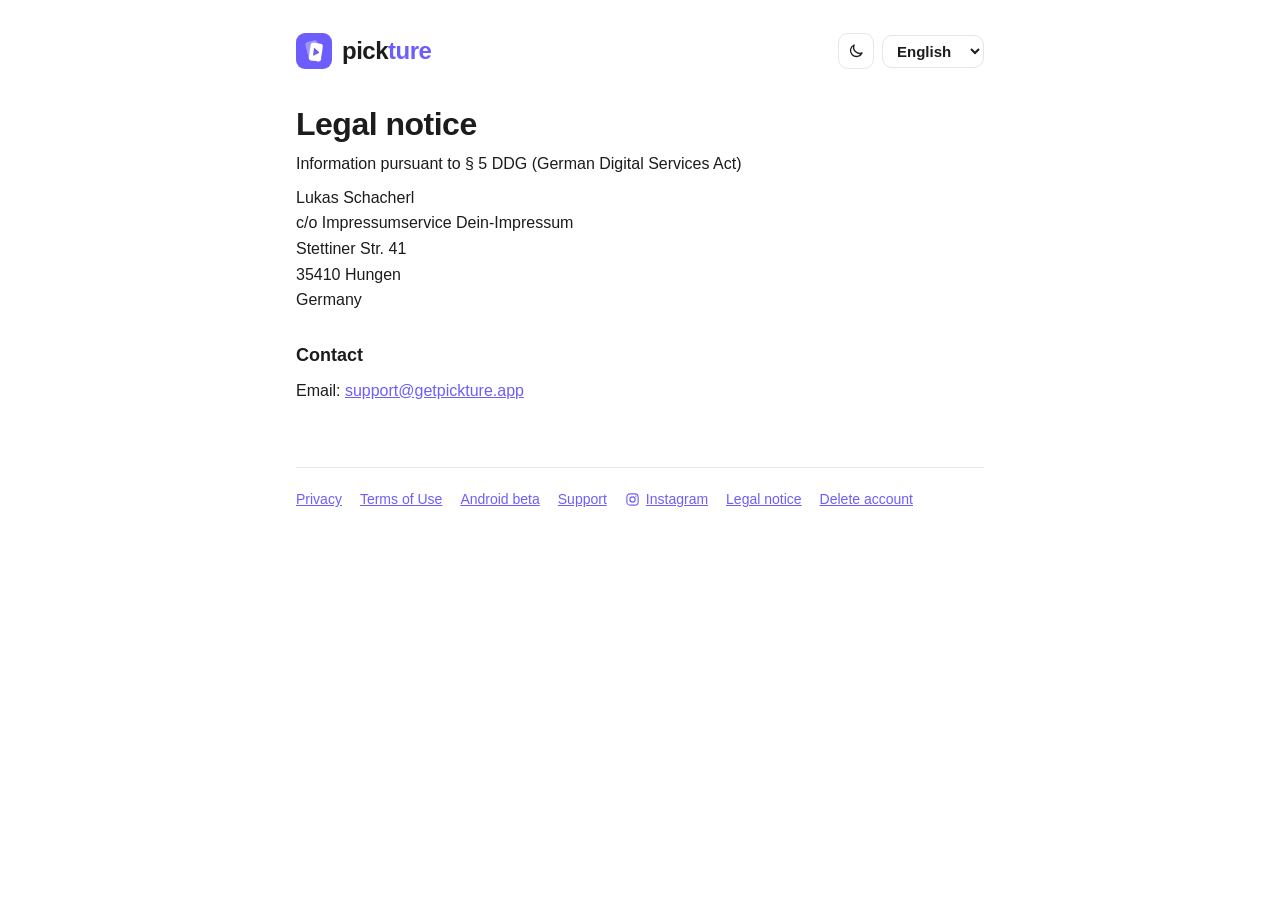
<file: impressum/index.html>
<!doctype html>
<html lang="en" data-lang="en">
<head>
<meta charset="utf-8">
<meta name="viewport" content="width=device-width, initial-scale=1">
<title>pickture – Impressum / Legal notice</title>
<meta name="description" content="pickture empfiehlt dir Filme und Serien von deinen Streamingdiensten – und findet per Swipe mit Freunden, was ihr heute schaut.">
<meta property="og:title" content="pickture – Filme & Serien">
<meta property="og:description" content="Empfehlungen nur von deinen Streamingdiensten. Gemeinsam swipen, Match finden.">
<meta property="og:image" content="https://getpickture.app/icon.png">
<meta name="theme-color" content="#6D5DFC">
<link rel="icon" href="../icon.png">
<link rel="stylesheet" href="../style.css?v=7172461c">
<script>(function () {
  var codes = ["en","de"];
  var pick = function (c) { c = (c || '').toLowerCase().split('-')[0]; return codes.indexOf(c) >= 0 ? c : null; };
  var saved = null;
  try { saved = localStorage.getItem('lang'); } catch (e) {}
  var fromUrl = pick(new URLSearchParams(location.search).get('lang'));
  var lang = fromUrl || pick(saved) || (navigator.languages || [navigator.language]).map(pick).filter(Boolean)[0] || 'en';
  document.documentElement.lang = lang;
  document.documentElement.setAttribute('data-lang', lang);
  window.setLang = function (c) {
    document.documentElement.lang = c;
    document.documentElement.setAttribute('data-lang', c);
    try { localStorage.setItem('lang', c); } catch (e) {}
    var u = new URL(location.href); u.searchParams.set('lang', c); history.replaceState(null, '', u);
  };
  document.addEventListener('DOMContentLoaded', function () {
    var s = document.getElementById('lang');
    if (s) s.value = lang;
  });
  // Hell/Dunkel: gespeicherte Wahl vor dem Zeichnen setzen (kein Aufblitzen)
  var root = document.documentElement;
  try { var th = localStorage.getItem('theme'); if (th === 'light' || th === 'dark') root.setAttribute('data-theme', th); } catch (e) {}
  window.toggleTheme = function () {
    var cur = root.getAttribute('data-theme') || (matchMedia('(prefers-color-scheme: dark)').matches ? 'dark' : 'light');
    var next = cur === 'dark' ? 'light' : 'dark';
    root.setAttribute('data-theme', next);
    try { localStorage.setItem('theme', next); } catch (e) {}
  };
})();</script>
</head>
<body>
<main>
  <header>
    <a class="brand" href="../"><img src="../icon.png" alt="" width="36" height="36"><span>pick<b>ture</b></span></a>
    <div class="tools">
      <button type="button" class="theme-btn" onclick="toggleTheme()" aria-label="Hell / Dunkel" title="Hell / Dunkel"><svg class="moon" viewBox="0 0 24 24" fill="none" stroke="currentColor" stroke-width="1.8" stroke-linecap="round" stroke-linejoin="round" aria-hidden="true"><path d="M20 14.5A8 8 0 019.5 4a8 8 0 1010.5 10.5z"/></svg><svg class="sun" viewBox="0 0 24 24" fill="none" stroke="currentColor" stroke-width="1.8" stroke-linecap="round" aria-hidden="true"><circle cx="12" cy="12" r="4"/><path d="M12 2.5v2M12 19.5v2M2.5 12h2M19.5 12h2M5.3 5.3l1.4 1.4M17.3 17.3l1.4 1.4M5.3 18.7l1.4-1.4M17.3 6.7l1.4-1.4"/></svg></button>
      <label class="lang"><span class="sr">Language</span>
        <select id="lang" onchange="setLang(this.value)" aria-label="Language / Sprache"><option value="en">English</option><option value="de">Deutsch</option></select>
      </label>
    </div>
  </header>
  <section lang="de">
    <h1>Impressum</h1>
    <p>Angaben gemäß § 5 DDG</p>
    <p>Lukas Schacherl<br>c/o Impressumservice Dein-Impressum<br>Stettiner Str. 41<br>35410 Hungen</p>
    <h2>Kontakt</h2>
    <p>E-Mail: <a href="mailto:support@getpickture.app">support@getpickture.app</a></p>
    <h2>Verantwortlich für den Inhalt</h2>
    <p>Lukas Schacherl (Anschrift wie oben)</p>
  </section>
  <section lang="en">
    <h1>Legal notice</h1>
    <p>Information pursuant to § 5 DDG (German Digital Services Act)</p>
    <p>Lukas Schacherl<br>c/o Impressumservice Dein-Impressum<br>Stettiner Str. 41<br>35410 Hungen<br>Germany</p>
    <h2>Contact</h2>
    <p>Email: <a href="mailto:support@getpickture.app">support@getpickture.app</a></p>
  </section>
  <footer>
    <a href="../datenschutz/"><span lang="en">Privacy</span><span lang="de">Datenschutz</span></a>
    <a href="../nutzungsbedingungen/"><span lang="en">Terms of Use</span><span lang="de">Nutzungsbedingungen</span></a>
    <a href="../beta/android/"><span lang="en">Android beta</span><span lang="de">Android-Testversion</span></a>
    <a href="../support/">Support</a>
    <a class="ig" href="https://www.instagram.com/getpickture/" target="_blank" rel="noopener"><svg viewBox="0 0 24 24" fill="none" stroke="currentColor" stroke-width="1.8" stroke-linecap="round" stroke-linejoin="round" aria-hidden="true"><rect x="3" y="3" width="18" height="18" rx="5.2"/><circle cx="12" cy="12" r="4.2"/><circle cx="17.4" cy="6.6" r="1" fill="currentColor" stroke="none"/></svg>Instagram</a>
    <a href="../impressum/"><span lang="en">Legal notice</span><span lang="de">Impressum</span></a>
    <a href="../konto-loeschen/"><span lang="en">Delete account</span><span lang="de">Konto löschen</span></a>
  </footer>
</main>
</body>
</html>
</file>
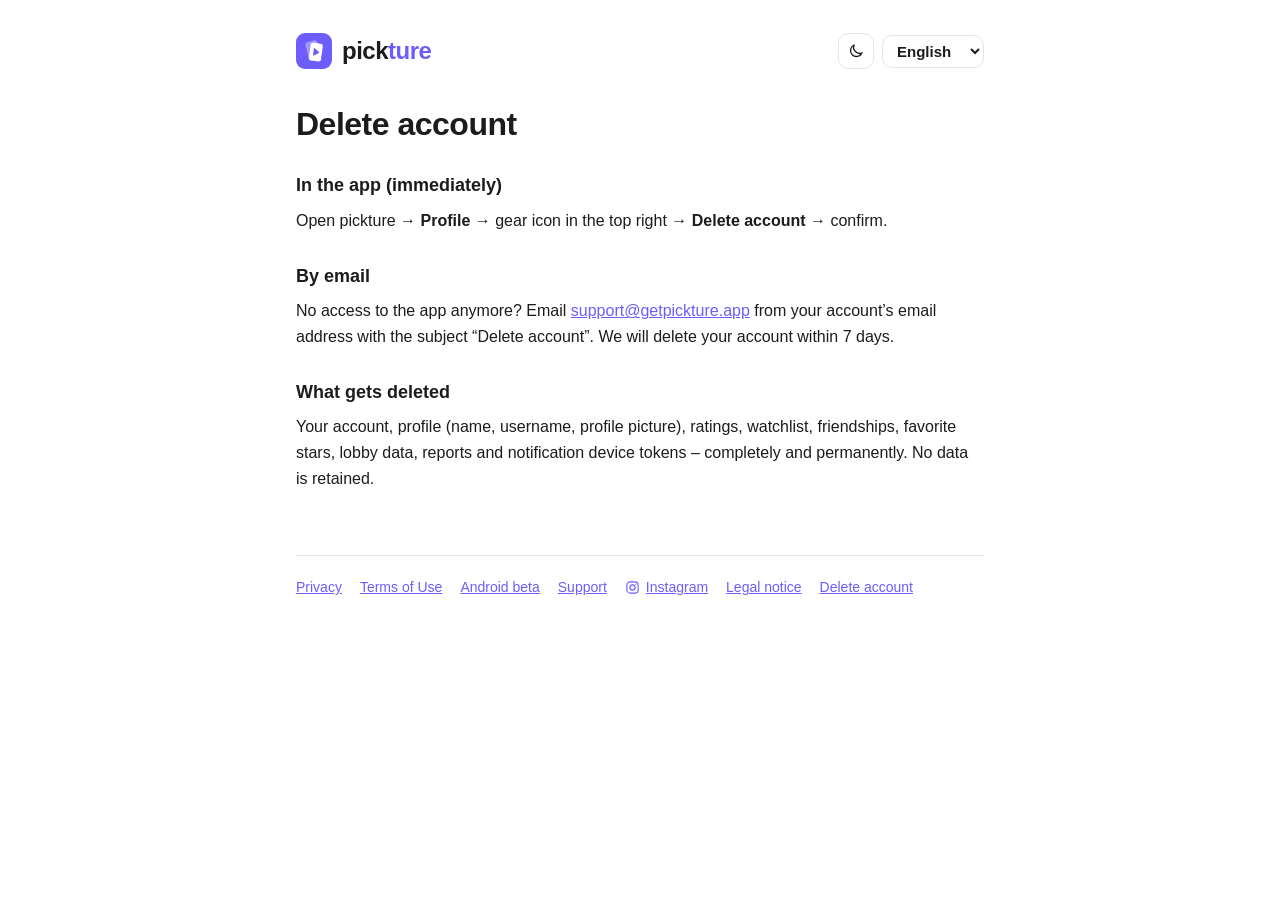
<file: konto-loeschen/index.html>
<!doctype html>
<html lang="en" data-lang="en">
<head>
<meta charset="utf-8">
<meta name="viewport" content="width=device-width, initial-scale=1">
<title>pickture – Konto löschen / Delete account</title>
<meta name="description" content="pickture empfiehlt dir Filme und Serien von deinen Streamingdiensten – und findet per Swipe mit Freunden, was ihr heute schaut.">
<meta property="og:title" content="pickture – Filme & Serien">
<meta property="og:description" content="Empfehlungen nur von deinen Streamingdiensten. Gemeinsam swipen, Match finden.">
<meta property="og:image" content="https://getpickture.app/icon.png">
<meta name="theme-color" content="#6D5DFC">
<link rel="icon" href="../icon.png">
<link rel="stylesheet" href="../style.css?v=7172461c">
<script>(function () {
  var codes = ["en","de"];
  var pick = function (c) { c = (c || '').toLowerCase().split('-')[0]; return codes.indexOf(c) >= 0 ? c : null; };
  var saved = null;
  try { saved = localStorage.getItem('lang'); } catch (e) {}
  var fromUrl = pick(new URLSearchParams(location.search).get('lang'));
  var lang = fromUrl || pick(saved) || (navigator.languages || [navigator.language]).map(pick).filter(Boolean)[0] || 'en';
  document.documentElement.lang = lang;
  document.documentElement.setAttribute('data-lang', lang);
  window.setLang = function (c) {
    document.documentElement.lang = c;
    document.documentElement.setAttribute('data-lang', c);
    try { localStorage.setItem('lang', c); } catch (e) {}
    var u = new URL(location.href); u.searchParams.set('lang', c); history.replaceState(null, '', u);
  };
  document.addEventListener('DOMContentLoaded', function () {
    var s = document.getElementById('lang');
    if (s) s.value = lang;
  });
  // Hell/Dunkel: gespeicherte Wahl vor dem Zeichnen setzen (kein Aufblitzen)
  var root = document.documentElement;
  try { var th = localStorage.getItem('theme'); if (th === 'light' || th === 'dark') root.setAttribute('data-theme', th); } catch (e) {}
  window.toggleTheme = function () {
    var cur = root.getAttribute('data-theme') || (matchMedia('(prefers-color-scheme: dark)').matches ? 'dark' : 'light');
    var next = cur === 'dark' ? 'light' : 'dark';
    root.setAttribute('data-theme', next);
    try { localStorage.setItem('theme', next); } catch (e) {}
  };
})();</script>
</head>
<body>
<main>
  <header>
    <a class="brand" href="../"><img src="../icon.png" alt="" width="36" height="36"><span>pick<b>ture</b></span></a>
    <div class="tools">
      <button type="button" class="theme-btn" onclick="toggleTheme()" aria-label="Hell / Dunkel" title="Hell / Dunkel"><svg class="moon" viewBox="0 0 24 24" fill="none" stroke="currentColor" stroke-width="1.8" stroke-linecap="round" stroke-linejoin="round" aria-hidden="true"><path d="M20 14.5A8 8 0 019.5 4a8 8 0 1010.5 10.5z"/></svg><svg class="sun" viewBox="0 0 24 24" fill="none" stroke="currentColor" stroke-width="1.8" stroke-linecap="round" aria-hidden="true"><circle cx="12" cy="12" r="4"/><path d="M12 2.5v2M12 19.5v2M2.5 12h2M19.5 12h2M5.3 5.3l1.4 1.4M17.3 17.3l1.4 1.4M5.3 18.7l1.4-1.4M17.3 6.7l1.4-1.4"/></svg></button>
      <label class="lang"><span class="sr">Language</span>
        <select id="lang" onchange="setLang(this.value)" aria-label="Language / Sprache"><option value="en">English</option><option value="de">Deutsch</option></select>
      </label>
    </div>
  </header>
  <section lang="de">
    <h1>Konto löschen</h1>
    <h2>In der App (sofort)</h2>
    <p>Öffne pickture → <strong>Profil</strong> → Zahnrad oben rechts → <strong>Konto löschen</strong> → bestätigen.</p>
    <h2>Per E-Mail</h2>
    <p>Kein Zugriff mehr auf die App? Schreib von der E-Mail-Adresse deines Kontos an <a href="mailto:support@getpickture.app?subject=Konto%20l%C3%B6schen">support@getpickture.app</a> mit dem Betreff „Konto löschen“. Wir löschen dein Konto innerhalb von 7 Tagen.</p>
    <h2>Was gelöscht wird</h2>
    <p>Dein Konto, Profil (Name, Benutzername, Profilbild), Bewertungen, Merkliste, Freundschaften, Lieblingsstars, Lobby-Daten, Meldungen und Geräte-Tokens für Benachrichtigungen – vollständig und endgültig. Es werden keine Daten aufbewahrt.</p>
  </section>
  <section lang="en">
    <h1>Delete account</h1>
    <h2>In the app (immediately)</h2>
    <p>Open pickture → <strong>Profile</strong> → gear icon in the top right → <strong>Delete account</strong> → confirm.</p>
    <h2>By email</h2>
    <p>No access to the app anymore? Email <a href="mailto:support@getpickture.app?subject=Delete%20account">support@getpickture.app</a> from your account’s email address with the subject “Delete account”. We will delete your account within 7 days.</p>
    <h2>What gets deleted</h2>
    <p>Your account, profile (name, username, profile picture), ratings, watchlist, friendships, favorite stars, lobby data, reports and notification device tokens – completely and permanently. No data is retained.</p>
  </section>
  <footer>
    <a href="../datenschutz/"><span lang="en">Privacy</span><span lang="de">Datenschutz</span></a>
    <a href="../nutzungsbedingungen/"><span lang="en">Terms of Use</span><span lang="de">Nutzungsbedingungen</span></a>
    <a href="../beta/android/"><span lang="en">Android beta</span><span lang="de">Android-Testversion</span></a>
    <a href="../support/">Support</a>
    <a class="ig" href="https://www.instagram.com/getpickture/" target="_blank" rel="noopener"><svg viewBox="0 0 24 24" fill="none" stroke="currentColor" stroke-width="1.8" stroke-linecap="round" stroke-linejoin="round" aria-hidden="true"><rect x="3" y="3" width="18" height="18" rx="5.2"/><circle cx="12" cy="12" r="4.2"/><circle cx="17.4" cy="6.6" r="1" fill="currentColor" stroke="none"/></svg>Instagram</a>
    <a href="../impressum/"><span lang="en">Legal notice</span><span lang="de">Impressum</span></a>
    <a href="../konto-loeschen/"><span lang="en">Delete account</span><span lang="de">Konto löschen</span></a>
  </footer>
</main>
</body>
</html>
</file>
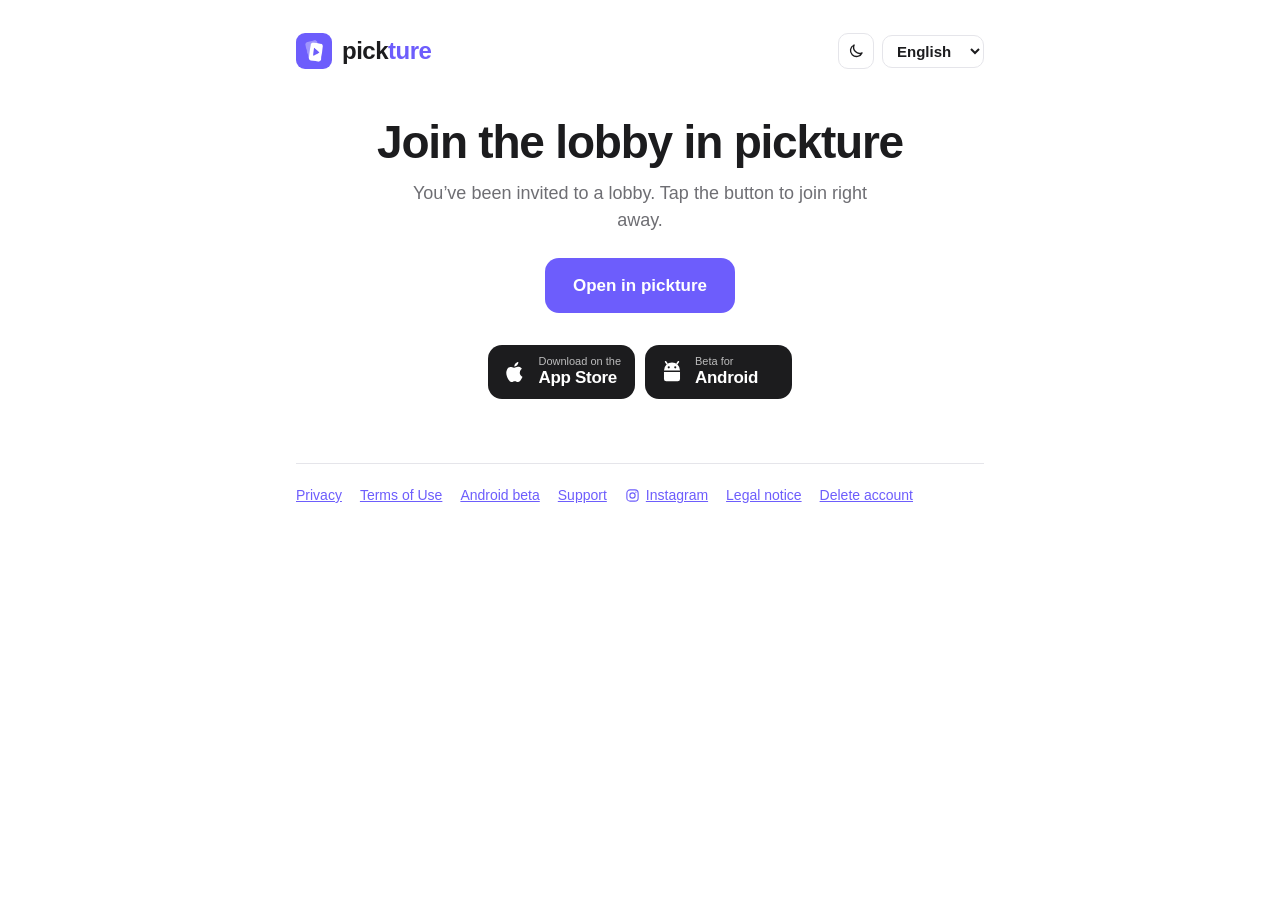
<file: l/index.html>
<!doctype html>
<html lang="en" data-lang="en">
<head>
<meta charset="utf-8">
<meta name="viewport" content="width=device-width, initial-scale=1">
<title>pickture – Lobby beitreten / Join lobby</title>
<meta name="description" content="pickture empfiehlt dir Filme und Serien von deinen Streamingdiensten – und findet per Swipe mit Freunden, was ihr heute schaut.">
<meta property="og:title" content="pickture – Filme & Serien">
<meta property="og:description" content="Empfehlungen nur von deinen Streamingdiensten. Gemeinsam swipen, Match finden.">
<meta property="og:image" content="https://getpickture.app/icon.png">
<meta name="theme-color" content="#6D5DFC">
<link rel="icon" href="../icon.png">
<link rel="stylesheet" href="../style.css?v=7172461c">
<script>(function () {
  var codes = ["en","de"];
  var pick = function (c) { c = (c || '').toLowerCase().split('-')[0]; return codes.indexOf(c) >= 0 ? c : null; };
  var saved = null;
  try { saved = localStorage.getItem('lang'); } catch (e) {}
  var fromUrl = pick(new URLSearchParams(location.search).get('lang'));
  var lang = fromUrl || pick(saved) || (navigator.languages || [navigator.language]).map(pick).filter(Boolean)[0] || 'en';
  document.documentElement.lang = lang;
  document.documentElement.setAttribute('data-lang', lang);
  window.setLang = function (c) {
    document.documentElement.lang = c;
    document.documentElement.setAttribute('data-lang', c);
    try { localStorage.setItem('lang', c); } catch (e) {}
    var u = new URL(location.href); u.searchParams.set('lang', c); history.replaceState(null, '', u);
  };
  document.addEventListener('DOMContentLoaded', function () {
    var s = document.getElementById('lang');
    if (s) s.value = lang;
  });
  // Hell/Dunkel: gespeicherte Wahl vor dem Zeichnen setzen (kein Aufblitzen)
  var root = document.documentElement;
  try { var th = localStorage.getItem('theme'); if (th === 'light' || th === 'dark') root.setAttribute('data-theme', th); } catch (e) {}
  window.toggleTheme = function () {
    var cur = root.getAttribute('data-theme') || (matchMedia('(prefers-color-scheme: dark)').matches ? 'dark' : 'light');
    var next = cur === 'dark' ? 'light' : 'dark';
    root.setAttribute('data-theme', next);
    try { localStorage.setItem('theme', next); } catch (e) {}
  };
})();</script>
</head>
<body>
<main>
  <header>
    <a class="brand" href="../"><img src="../icon.png" alt="" width="36" height="36"><span>pick<b>ture</b></span></a>
    <div class="tools">
      <button type="button" class="theme-btn" onclick="toggleTheme()" aria-label="Hell / Dunkel" title="Hell / Dunkel"><svg class="moon" viewBox="0 0 24 24" fill="none" stroke="currentColor" stroke-width="1.8" stroke-linecap="round" stroke-linejoin="round" aria-hidden="true"><path d="M20 14.5A8 8 0 019.5 4a8 8 0 1010.5 10.5z"/></svg><svg class="sun" viewBox="0 0 24 24" fill="none" stroke="currentColor" stroke-width="1.8" stroke-linecap="round" aria-hidden="true"><circle cx="12" cy="12" r="4"/><path d="M12 2.5v2M12 19.5v2M2.5 12h2M19.5 12h2M5.3 5.3l1.4 1.4M17.3 17.3l1.4 1.4M5.3 18.7l1.4-1.4M17.3 6.7l1.4-1.4"/></svg></button>
      <label class="lang"><span class="sr">Language</span>
        <select id="lang" onchange="setLang(this.value)" aria-label="Language / Sprache"><option value="en">English</option><option value="de">Deutsch</option></select>
      </label>
    </div>
  </header>
  <section lang="de" class="guide">
    <div class="guide-head">
      <h1>Lobby in pickture beitreten</h1>
      <p class="lead">Du wurdest in eine Lobby eingeladen. Tippe auf den Knopf, um direkt beizutreten.</p>
      <a class="cta open-app" href="pickture://">In pickture öffnen</a>
      <p class="lead" data-code-wrap hidden>Noch keine App? Hol sie dir und gib danach unter <b>Lobby</b> diesen Code ein: <b data-c></b></p>
    </div>
    <div style="margin-top:32px;display:flex;justify-content:center"><div class="store-buttons">
          <a class="store-btn" href="https://apps.apple.com/app/id6818412144"><span class="logo"><svg viewBox="0 0 24 24" width="26" height="26" fill="currentColor" aria-hidden="true"><path d="M16.4 12.6c0-2.4 2-3.5 2-3.6-1.1-1.6-2.8-1.8-3.4-1.8-1.4-.2-2.8.9-3.5.9-.7 0-1.8-.8-3-.8-1.6 0-3 .9-3.8 2.3-1.6 2.8-.4 7 1.2 9.3.8 1.1 1.7 2.4 2.9 2.3 1.2 0 1.6-.7 3-.7s1.8.7 3 .7c1.3 0 2.1-1.1 2.8-2.3.9-1.3 1.3-2.6 1.3-2.6s-2.5-1-2.5-3.7zM14.1 5.6c.6-.8 1.1-1.8 1-2.9-.9 0-2 .6-2.7 1.4-.6.7-1.1 1.7-1 2.8 1 .1 2.1-.5 2.7-1.3z"/></svg></span><span class="label"><small>Laden im</small><b>App Store</b></span></a>
          <a class="store-btn" href="../beta/android/"><span class="logo"><svg viewBox="0 0 24 24" width="26" height="26" fill="currentColor" aria-hidden="true"><path d="M4.6 10.6a7.4 7.4 0 0114.8 0z"/><path d="M7.4 4.4L6.1 2.5M16.6 4.4l1.3-1.9" stroke="currentColor" stroke-width="1.4" stroke-linecap="round"/><path d="M4.6 12h14.8v6.4A2.1 2.1 0 0117.3 20.5H6.7a2.1 2.1 0 01-2.1-2.1z"/><circle cx="9" cy="7.7" r="1" class="eye"/><circle cx="15" cy="7.7" r="1" class="eye"/></svg></span><span class="label"><small>Testversion für</small><b>Android</b></span></a>
        </div></div>
  </section>
  <section lang="en" class="guide">
    <div class="guide-head">
      <h1>Join the lobby in pickture</h1>
      <p class="lead">You’ve been invited to a lobby. Tap the button to join right away.</p>
      <a class="cta open-app" href="pickture://">Open in pickture</a>
      <p class="lead" data-code-wrap hidden>Don’t have the app yet? Get it, then enter this code under <b>Lobby</b>: <b data-c></b></p>
    </div>
    <div style="margin-top:32px;display:flex;justify-content:center"><div class="store-buttons">
          <a class="store-btn" href="https://apps.apple.com/app/id6818412144"><span class="logo"><svg viewBox="0 0 24 24" width="26" height="26" fill="currentColor" aria-hidden="true"><path d="M16.4 12.6c0-2.4 2-3.5 2-3.6-1.1-1.6-2.8-1.8-3.4-1.8-1.4-.2-2.8.9-3.5.9-.7 0-1.8-.8-3-.8-1.6 0-3 .9-3.8 2.3-1.6 2.8-.4 7 1.2 9.3.8 1.1 1.7 2.4 2.9 2.3 1.2 0 1.6-.7 3-.7s1.8.7 3 .7c1.3 0 2.1-1.1 2.8-2.3.9-1.3 1.3-2.6 1.3-2.6s-2.5-1-2.5-3.7zM14.1 5.6c.6-.8 1.1-1.8 1-2.9-.9 0-2 .6-2.7 1.4-.6.7-1.1 1.7-1 2.8 1 .1 2.1-.5 2.7-1.3z"/></svg></span><span class="label"><small>Download on the</small><b>App Store</b></span></a>
          <a class="store-btn" href="../beta/android/"><span class="logo"><svg viewBox="0 0 24 24" width="26" height="26" fill="currentColor" aria-hidden="true"><path d="M4.6 10.6a7.4 7.4 0 0114.8 0z"/><path d="M7.4 4.4L6.1 2.5M16.6 4.4l1.3-1.9" stroke="currentColor" stroke-width="1.4" stroke-linecap="round"/><path d="M4.6 12h14.8v6.4A2.1 2.1 0 0117.3 20.5H6.7a2.1 2.1 0 01-2.1-2.1z"/><circle cx="9" cy="7.7" r="1" class="eye"/><circle cx="15" cy="7.7" r="1" class="eye"/></svg></span><span class="label"><small>Beta for</small><b>Android</b></span></a>
        </div></div>
  </section>
  <script>
  (function () {
    var APPSTORE = "https://apps.apple.com/app/id6818412144";
    var ANDROID_STORE = "https://getpickture.app/beta/android/";
    var c = (new URLSearchParams(location.search).get("c") || "").toUpperCase().replace(/[^A-Z0-9]/g, "").slice(0, 6);
    if (c.length !== 6) return;
    document.querySelectorAll("[data-c]").forEach(function (e) { e.textContent = c; });
    document.querySelectorAll("[data-code-wrap]").forEach(function (e) { e.hidden = false; });
    var ua = navigator.userAgent;
    var android = /Android/i.test(ua);
    var ios = /iPhone|iPad|iPod/i.test(ua) || (navigator.platform === "MacIntel" && navigator.maxTouchPoints > 1);
    // Android: Intent-Link – Android öffnet pickture oder, falls nicht installiert, selbst die Ausweichadresse
    var href = android
      ? "intent://l?c=" + c + "#Intent;scheme=pickture;package=app.pickture;S.browser_fallback_url=" + encodeURIComponent(ANDROID_STORE) + ";end"
      : "pickture://l?c=" + c;
    document.querySelectorAll("a.open-app").forEach(function (a) { a.href = href; });
    if (!ios && !android) return;
    setTimeout(function () { location.href = href; }, 300);
    // iPhone: Ist die Seite nach kurzer Zeit noch sichtbar, ist pickture nicht installiert → App Store
    if (ios) setTimeout(function () { if (!document.hidden) location.href = APPSTORE; }, 2000);
  })();
  </script>
  <footer>
    <a href="../datenschutz/"><span lang="en">Privacy</span><span lang="de">Datenschutz</span></a>
    <a href="../nutzungsbedingungen/"><span lang="en">Terms of Use</span><span lang="de">Nutzungsbedingungen</span></a>
    <a href="../beta/android/"><span lang="en">Android beta</span><span lang="de">Android-Testversion</span></a>
    <a href="../support/">Support</a>
    <a class="ig" href="https://www.instagram.com/getpickture/" target="_blank" rel="noopener"><svg viewBox="0 0 24 24" fill="none" stroke="currentColor" stroke-width="1.8" stroke-linecap="round" stroke-linejoin="round" aria-hidden="true"><rect x="3" y="3" width="18" height="18" rx="5.2"/><circle cx="12" cy="12" r="4.2"/><circle cx="17.4" cy="6.6" r="1" fill="currentColor" stroke="none"/></svg>Instagram</a>
    <a href="../impressum/"><span lang="en">Legal notice</span><span lang="de">Impressum</span></a>
    <a href="../konto-loeschen/"><span lang="en">Delete account</span><span lang="de">Konto löschen</span></a>
  </footer>
</main>
</body>
</html>
</file>
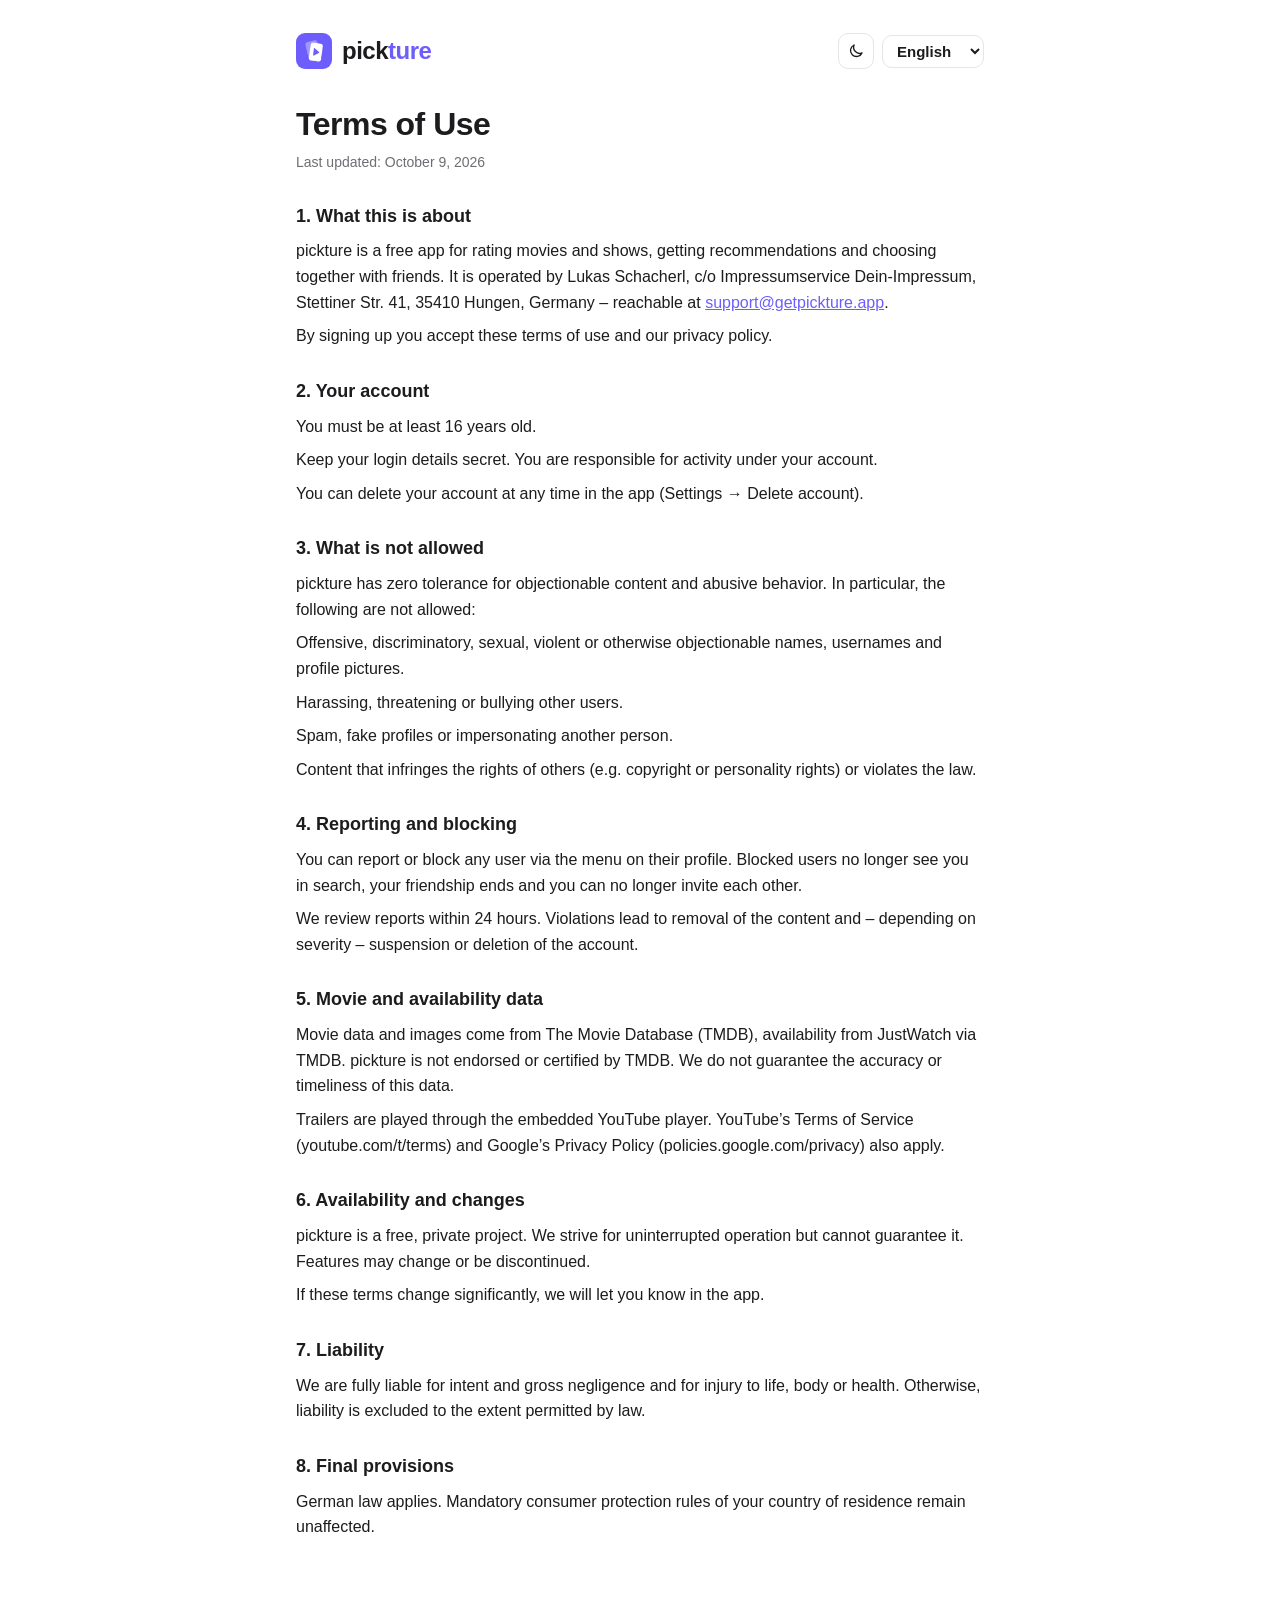
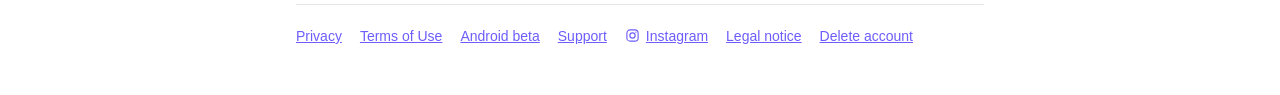
<file: nutzungsbedingungen/index.html>
<!doctype html>
<html lang="en" data-lang="en">
<head>
<meta charset="utf-8">
<meta name="viewport" content="width=device-width, initial-scale=1">
<title>pickture – Nutzungsbedingungen / Terms of Use</title>
<meta name="description" content="pickture empfiehlt dir Filme und Serien von deinen Streamingdiensten – und findet per Swipe mit Freunden, was ihr heute schaut.">
<meta property="og:title" content="pickture – Filme & Serien">
<meta property="og:description" content="Empfehlungen nur von deinen Streamingdiensten. Gemeinsam swipen, Match finden.">
<meta property="og:image" content="https://getpickture.app/icon.png">
<meta name="theme-color" content="#6D5DFC">
<link rel="icon" href="../icon.png">
<link rel="stylesheet" href="../style.css?v=7172461c">
<script>(function () {
  var codes = ["en","de"];
  var pick = function (c) { c = (c || '').toLowerCase().split('-')[0]; return codes.indexOf(c) >= 0 ? c : null; };
  var saved = null;
  try { saved = localStorage.getItem('lang'); } catch (e) {}
  var fromUrl = pick(new URLSearchParams(location.search).get('lang'));
  var lang = fromUrl || pick(saved) || (navigator.languages || [navigator.language]).map(pick).filter(Boolean)[0] || 'en';
  document.documentElement.lang = lang;
  document.documentElement.setAttribute('data-lang', lang);
  window.setLang = function (c) {
    document.documentElement.lang = c;
    document.documentElement.setAttribute('data-lang', c);
    try { localStorage.setItem('lang', c); } catch (e) {}
    var u = new URL(location.href); u.searchParams.set('lang', c); history.replaceState(null, '', u);
  };
  document.addEventListener('DOMContentLoaded', function () {
    var s = document.getElementById('lang');
    if (s) s.value = lang;
  });
  // Hell/Dunkel: gespeicherte Wahl vor dem Zeichnen setzen (kein Aufblitzen)
  var root = document.documentElement;
  try { var th = localStorage.getItem('theme'); if (th === 'light' || th === 'dark') root.setAttribute('data-theme', th); } catch (e) {}
  window.toggleTheme = function () {
    var cur = root.getAttribute('data-theme') || (matchMedia('(prefers-color-scheme: dark)').matches ? 'dark' : 'light');
    var next = cur === 'dark' ? 'light' : 'dark';
    root.setAttribute('data-theme', next);
    try { localStorage.setItem('theme', next); } catch (e) {}
  };
})();</script>
</head>
<body>
<main>
  <header>
    <a class="brand" href="../"><img src="../icon.png" alt="" width="36" height="36"><span>pick<b>ture</b></span></a>
    <div class="tools">
      <button type="button" class="theme-btn" onclick="toggleTheme()" aria-label="Hell / Dunkel" title="Hell / Dunkel"><svg class="moon" viewBox="0 0 24 24" fill="none" stroke="currentColor" stroke-width="1.8" stroke-linecap="round" stroke-linejoin="round" aria-hidden="true"><path d="M20 14.5A8 8 0 019.5 4a8 8 0 1010.5 10.5z"/></svg><svg class="sun" viewBox="0 0 24 24" fill="none" stroke="currentColor" stroke-width="1.8" stroke-linecap="round" aria-hidden="true"><circle cx="12" cy="12" r="4"/><path d="M12 2.5v2M12 19.5v2M2.5 12h2M19.5 12h2M5.3 5.3l1.4 1.4M17.3 17.3l1.4 1.4M5.3 18.7l1.4-1.4M17.3 6.7l1.4-1.4"/></svg></button>
      <label class="lang"><span class="sr">Language</span>
        <select id="lang" onchange="setLang(this.value)" aria-label="Language / Sprache"><option value="en">English</option><option value="de">Deutsch</option></select>
      </label>
    </div>
  </header>
  <section lang="de">
    <h1>Nutzungsbedingungen</h1>
    <p class="updated">Stand: 9. Oktober 2026</p>
    <h2>1. Worum es geht</h2>
    <p>pickture ist eine kostenlose App, mit der du Filme und Serien bewertest, Empfehlungen bekommst und mit Freunden gemeinsam auswählst. Betreiber ist Lukas Schacherl, c/o Impressumservice Dein-Impressum, Stettiner Str. 41, 35410 Hungen, Deutschland – erreichbar unter <a href="mailto:support@getpickture.app">support@getpickture.app</a>.</p>
    <p>Mit der Registrierung akzeptierst du diese Nutzungsbedingungen und unsere Datenschutzerklärung.</p>
    <h2>2. Dein Konto</h2>
    <p>Du musst mindestens 16 Jahre alt sein.</p>
    <p>Halte deine Zugangsdaten geheim. Du bist für Aktivitäten unter deinem Konto verantwortlich.</p>
    <p>Du kannst dein Konto jederzeit in der App löschen (Einstellungen → Konto löschen).</p>
    <h2>3. Was nicht erlaubt ist</h2>
    <p>Bei pickture gilt null Toleranz für anstößige Inhalte und missbräuchliches Verhalten. Nicht erlaubt sind insbesondere:</p>
    <p>Beleidigende, diskriminierende, sexuelle, gewaltverherrlichende oder anderweitig anstößige Namen, Benutzernamen und Profilbilder.</p>
    <p>Belästigung, Bedrohung oder Mobbing anderer Nutzer.</p>
    <p>Spam, Fake-Profile oder das Ausgeben als eine andere Person.</p>
    <p>Inhalte, die Rechte anderer verletzen (z. B. Urheber- oder Persönlichkeitsrechte) oder gegen Gesetze verstoßen.</p>
    <h2>4. Melden und Blockieren</h2>
    <p>Du kannst jeden Nutzer über das Menü in seinem Profil melden oder blockieren. Blockierte Nutzer sehen dich nicht mehr in der Suche, eure Freundschaft wird beendet und ihr könnt euch nicht mehr einladen.</p>
    <p>Wir prüfen Meldungen innerhalb von 24 Stunden. Verstöße führen zum Entfernen der Inhalte und – je nach Schwere – zur Sperrung oder Löschung des Kontos.</p>
    <h2>5. Film- und Verfügbarkeitsdaten</h2>
    <p>Filmdaten und Bilder stammen von The Movie Database (TMDB), Verfügbarkeiten von JustWatch über TMDB. pickture wird nicht von TMDB unterstützt oder zertifiziert. Für Richtigkeit und Aktualität dieser Daten übernehmen wir keine Gewähr.</p>
    <p>Trailer werden über den eingebetteten YouTube-Player abgespielt. Dafür gelten zusätzlich die Nutzungsbedingungen von YouTube (youtube.com/t/terms) und die Datenschutzerklärung von Google (policies.google.com/privacy).</p>
    <h2>6. Verfügbarkeit und Änderungen</h2>
    <p>pickture ist ein kostenloses, privates Projekt. Wir bemühen uns um einen störungsfreien Betrieb, können ihn aber nicht garantieren. Funktionen können sich ändern oder eingestellt werden.</p>
    <p>Ändern sich diese Nutzungsbedingungen wesentlich, informieren wir dich in der App.</p>
    <h2>7. Haftung</h2>
    <p>Wir haften unbeschränkt bei Vorsatz und grober Fahrlässigkeit sowie bei Verletzung von Leben, Körper oder Gesundheit. Im Übrigen ist die Haftung – soweit gesetzlich zulässig – ausgeschlossen.</p>
    <h2>8. Schlussbestimmungen</h2>
    <p>Es gilt deutsches Recht. Zwingende Verbraucherschutzvorschriften deines Wohnsitzlandes bleiben unberührt.</p>
  </section>
  <section lang="en">
    <h1>Terms of Use</h1>
    <p class="updated">Last updated: October 9, 2026</p>
    <h2>1. What this is about</h2>
    <p>pickture is a free app for rating movies and shows, getting recommendations and choosing together with friends. It is operated by Lukas Schacherl, c/o Impressumservice Dein-Impressum, Stettiner Str. 41, 35410 Hungen, Germany – reachable at <a href="mailto:support@getpickture.app">support@getpickture.app</a>.</p>
    <p>By signing up you accept these terms of use and our privacy policy.</p>
    <h2>2. Your account</h2>
    <p>You must be at least 16 years old.</p>
    <p>Keep your login details secret. You are responsible for activity under your account.</p>
    <p>You can delete your account at any time in the app (Settings → Delete account).</p>
    <h2>3. What is not allowed</h2>
    <p>pickture has zero tolerance for objectionable content and abusive behavior. In particular, the following are not allowed:</p>
    <p>Offensive, discriminatory, sexual, violent or otherwise objectionable names, usernames and profile pictures.</p>
    <p>Harassing, threatening or bullying other users.</p>
    <p>Spam, fake profiles or impersonating another person.</p>
    <p>Content that infringes the rights of others (e.g. copyright or personality rights) or violates the law.</p>
    <h2>4. Reporting and blocking</h2>
    <p>You can report or block any user via the menu on their profile. Blocked users no longer see you in search, your friendship ends and you can no longer invite each other.</p>
    <p>We review reports within 24 hours. Violations lead to removal of the content and – depending on severity – suspension or deletion of the account.</p>
    <h2>5. Movie and availability data</h2>
    <p>Movie data and images come from The Movie Database (TMDB), availability from JustWatch via TMDB. pickture is not endorsed or certified by TMDB. We do not guarantee the accuracy or timeliness of this data.</p>
    <p>Trailers are played through the embedded YouTube player. YouTube’s Terms of Service (youtube.com/t/terms) and Google’s Privacy Policy (policies.google.com/privacy) also apply.</p>
    <h2>6. Availability and changes</h2>
    <p>pickture is a free, private project. We strive for uninterrupted operation but cannot guarantee it. Features may change or be discontinued.</p>
    <p>If these terms change significantly, we will let you know in the app.</p>
    <h2>7. Liability</h2>
    <p>We are fully liable for intent and gross negligence and for injury to life, body or health. Otherwise, liability is excluded to the extent permitted by law.</p>
    <h2>8. Final provisions</h2>
    <p>German law applies. Mandatory consumer protection rules of your country of residence remain unaffected.</p>
  </section>
  <footer>
    <a href="../datenschutz/"><span lang="en">Privacy</span><span lang="de">Datenschutz</span></a>
    <a href="../nutzungsbedingungen/"><span lang="en">Terms of Use</span><span lang="de">Nutzungsbedingungen</span></a>
    <a href="../beta/android/"><span lang="en">Android beta</span><span lang="de">Android-Testversion</span></a>
    <a href="../support/">Support</a>
    <a class="ig" href="https://www.instagram.com/getpickture/" target="_blank" rel="noopener"><svg viewBox="0 0 24 24" fill="none" stroke="currentColor" stroke-width="1.8" stroke-linecap="round" stroke-linejoin="round" aria-hidden="true"><rect x="3" y="3" width="18" height="18" rx="5.2"/><circle cx="12" cy="12" r="4.2"/><circle cx="17.4" cy="6.6" r="1" fill="currentColor" stroke="none"/></svg>Instagram</a>
    <a href="../impressum/"><span lang="en">Legal notice</span><span lang="de">Impressum</span></a>
    <a href="../konto-loeschen/"><span lang="en">Delete account</span><span lang="de">Konto löschen</span></a>
  </footer>
</main>
</body>
</html>
</file>
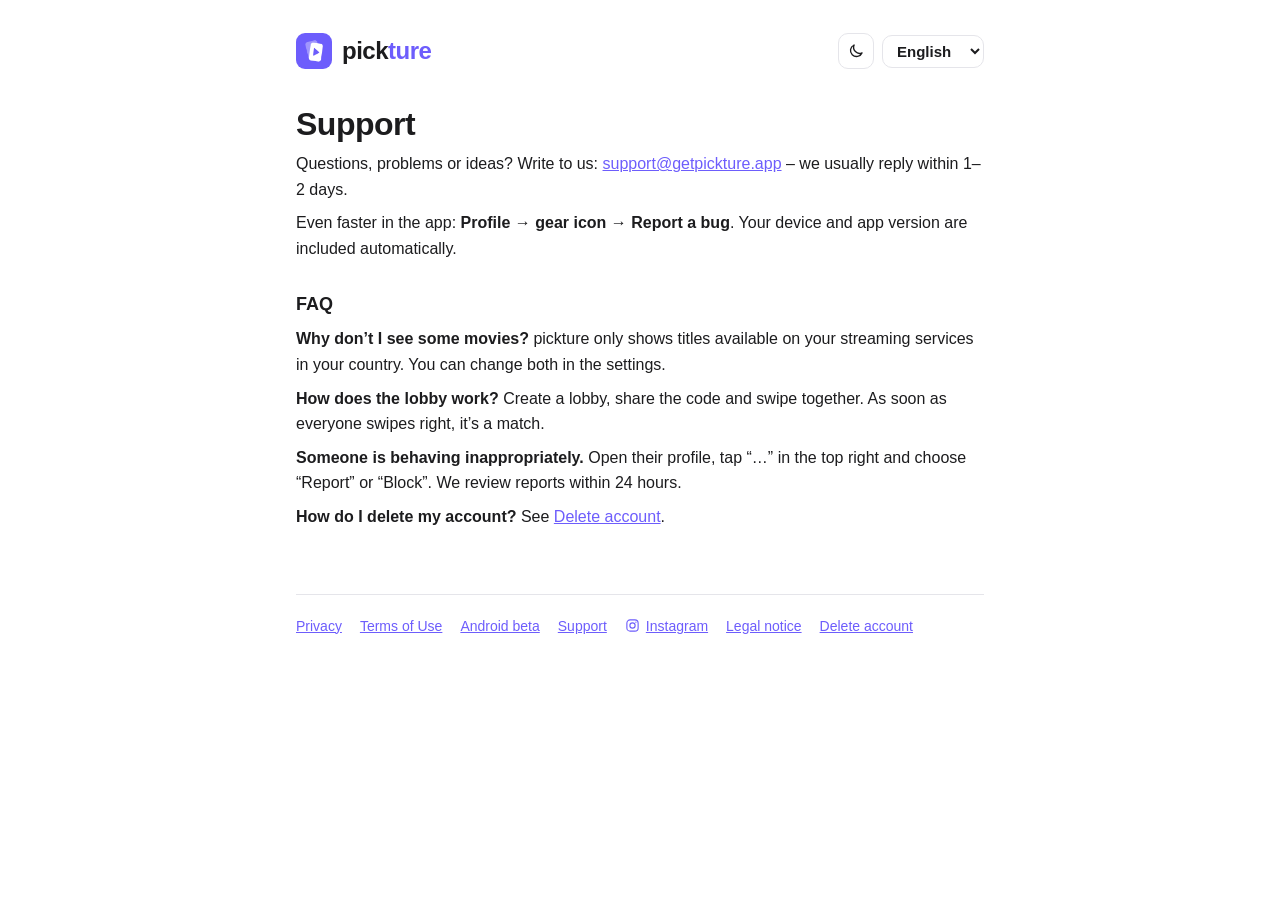
<file: support/index.html>
<!doctype html>
<html lang="en" data-lang="en">
<head>
<meta charset="utf-8">
<meta name="viewport" content="width=device-width, initial-scale=1">
<title>pickture – Support</title>
<meta name="description" content="pickture empfiehlt dir Filme und Serien von deinen Streamingdiensten – und findet per Swipe mit Freunden, was ihr heute schaut.">
<meta property="og:title" content="pickture – Filme & Serien">
<meta property="og:description" content="Empfehlungen nur von deinen Streamingdiensten. Gemeinsam swipen, Match finden.">
<meta property="og:image" content="https://getpickture.app/icon.png">
<meta name="theme-color" content="#6D5DFC">
<link rel="icon" href="../icon.png">
<link rel="stylesheet" href="../style.css?v=7172461c">
<script>(function () {
  var codes = ["en","de"];
  var pick = function (c) { c = (c || '').toLowerCase().split('-')[0]; return codes.indexOf(c) >= 0 ? c : null; };
  var saved = null;
  try { saved = localStorage.getItem('lang'); } catch (e) {}
  var fromUrl = pick(new URLSearchParams(location.search).get('lang'));
  var lang = fromUrl || pick(saved) || (navigator.languages || [navigator.language]).map(pick).filter(Boolean)[0] || 'en';
  document.documentElement.lang = lang;
  document.documentElement.setAttribute('data-lang', lang);
  window.setLang = function (c) {
    document.documentElement.lang = c;
    document.documentElement.setAttribute('data-lang', c);
    try { localStorage.setItem('lang', c); } catch (e) {}
    var u = new URL(location.href); u.searchParams.set('lang', c); history.replaceState(null, '', u);
  };
  document.addEventListener('DOMContentLoaded', function () {
    var s = document.getElementById('lang');
    if (s) s.value = lang;
  });
  // Hell/Dunkel: gespeicherte Wahl vor dem Zeichnen setzen (kein Aufblitzen)
  var root = document.documentElement;
  try { var th = localStorage.getItem('theme'); if (th === 'light' || th === 'dark') root.setAttribute('data-theme', th); } catch (e) {}
  window.toggleTheme = function () {
    var cur = root.getAttribute('data-theme') || (matchMedia('(prefers-color-scheme: dark)').matches ? 'dark' : 'light');
    var next = cur === 'dark' ? 'light' : 'dark';
    root.setAttribute('data-theme', next);
    try { localStorage.setItem('theme', next); } catch (e) {}
  };
})();</script>
</head>
<body>
<main>
  <header>
    <a class="brand" href="../"><img src="../icon.png" alt="" width="36" height="36"><span>pick<b>ture</b></span></a>
    <div class="tools">
      <button type="button" class="theme-btn" onclick="toggleTheme()" aria-label="Hell / Dunkel" title="Hell / Dunkel"><svg class="moon" viewBox="0 0 24 24" fill="none" stroke="currentColor" stroke-width="1.8" stroke-linecap="round" stroke-linejoin="round" aria-hidden="true"><path d="M20 14.5A8 8 0 019.5 4a8 8 0 1010.5 10.5z"/></svg><svg class="sun" viewBox="0 0 24 24" fill="none" stroke="currentColor" stroke-width="1.8" stroke-linecap="round" aria-hidden="true"><circle cx="12" cy="12" r="4"/><path d="M12 2.5v2M12 19.5v2M2.5 12h2M19.5 12h2M5.3 5.3l1.4 1.4M17.3 17.3l1.4 1.4M5.3 18.7l1.4-1.4M17.3 6.7l1.4-1.4"/></svg></button>
      <label class="lang"><span class="sr">Language</span>
        <select id="lang" onchange="setLang(this.value)" aria-label="Language / Sprache"><option value="en">English</option><option value="de">Deutsch</option></select>
      </label>
    </div>
  </header>
  <section lang="de">
    <h1>Support</h1>
    <p>Fragen, Probleme oder Ideen? Schreib uns: <a href="mailto:support@getpickture.app">support@getpickture.app</a> – wir antworten meist innerhalb von 1–2 Tagen.</p>
    <p>In der App geht es noch schneller: <strong>Profil → Zahnrad → Fehler melden</strong>. Dabei werden Gerät und App-Version automatisch mitgeschickt.</p>
    <h2>Häufige Fragen</h2>
    <p><strong>Warum sehe ich manche Filme nicht?</strong> pickture zeigt nur Titel, die in deinem Land auf deinen Streamingdiensten laufen. Land und Dienste änderst du in den Einstellungen.</p>
    <p><strong>Wie funktioniert die Lobby?</strong> Erstelle eine Lobby, teile den Code und swipet gemeinsam. Sobald alle nach rechts wischen, habt ihr ein Match.</p>
    <p><strong>Jemand verhält sich unangemessen.</strong> Öffne sein Profil, tippe oben rechts auf „…“ und wähle „Melden“ oder „Blockieren“. Wir prüfen Meldungen innerhalb von 24 Stunden.</p>
    <p><strong>Wie lösche ich mein Konto?</strong> Siehe <a href="../konto-loeschen/">Konto löschen</a>.</p>
  </section>
  <section lang="en">
    <h1>Support</h1>
    <p>Questions, problems or ideas? Write to us: <a href="mailto:support@getpickture.app">support@getpickture.app</a> – we usually reply within 1–2 days.</p>
    <p>Even faster in the app: <strong>Profile → gear icon → Report a bug</strong>. Your device and app version are included automatically.</p>
    <h2>FAQ</h2>
    <p><strong>Why don’t I see some movies?</strong> pickture only shows titles available on your streaming services in your country. You can change both in the settings.</p>
    <p><strong>How does the lobby work?</strong> Create a lobby, share the code and swipe together. As soon as everyone swipes right, it’s a match.</p>
    <p><strong>Someone is behaving inappropriately.</strong> Open their profile, tap “…” in the top right and choose “Report” or “Block”. We review reports within 24 hours.</p>
    <p><strong>How do I delete my account?</strong> See <a href="../konto-loeschen/">Delete account</a>.</p>
  </section>
  <footer>
    <a href="../datenschutz/"><span lang="en">Privacy</span><span lang="de">Datenschutz</span></a>
    <a href="../nutzungsbedingungen/"><span lang="en">Terms of Use</span><span lang="de">Nutzungsbedingungen</span></a>
    <a href="../beta/android/"><span lang="en">Android beta</span><span lang="de">Android-Testversion</span></a>
    <a href="../support/">Support</a>
    <a class="ig" href="https://www.instagram.com/getpickture/" target="_blank" rel="noopener"><svg viewBox="0 0 24 24" fill="none" stroke="currentColor" stroke-width="1.8" stroke-linecap="round" stroke-linejoin="round" aria-hidden="true"><rect x="3" y="3" width="18" height="18" rx="5.2"/><circle cx="12" cy="12" r="4.2"/><circle cx="17.4" cy="6.6" r="1" fill="currentColor" stroke="none"/></svg>Instagram</a>
    <a href="../impressum/"><span lang="en">Legal notice</span><span lang="de">Impressum</span></a>
    <a href="../konto-loeschen/"><span lang="en">Delete account</span><span lang="de">Konto löschen</span></a>
  </footer>
</main>
</body>
</html>
</file>
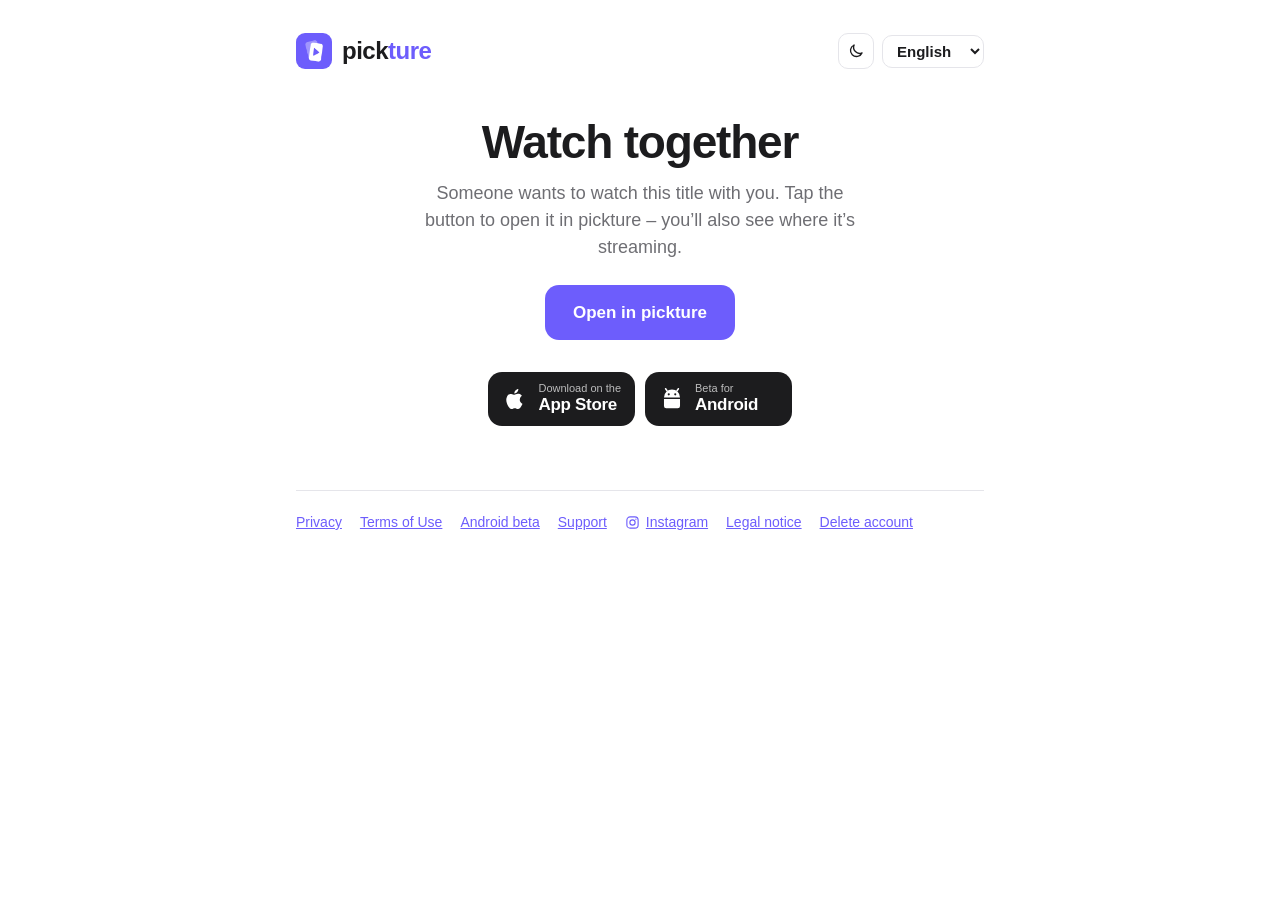
<file: t/index.html>
<!doctype html>
<html lang="en" data-lang="en">
<head>
<meta charset="utf-8">
<meta name="viewport" content="width=device-width, initial-scale=1">
<title>pickture – Zusammen schauen / Watch together</title>
<meta name="description" content="pickture empfiehlt dir Filme und Serien von deinen Streamingdiensten – und findet per Swipe mit Freunden, was ihr heute schaut.">
<meta property="og:title" content="pickture – Filme & Serien">
<meta property="og:description" content="Empfehlungen nur von deinen Streamingdiensten. Gemeinsam swipen, Match finden.">
<meta property="og:image" content="https://getpickture.app/icon.png">
<meta name="theme-color" content="#6D5DFC">
<link rel="icon" href="../icon.png">
<link rel="stylesheet" href="../style.css?v=7172461c">
<script>(function () {
  var codes = ["en","de"];
  var pick = function (c) { c = (c || '').toLowerCase().split('-')[0]; return codes.indexOf(c) >= 0 ? c : null; };
  var saved = null;
  try { saved = localStorage.getItem('lang'); } catch (e) {}
  var fromUrl = pick(new URLSearchParams(location.search).get('lang'));
  var lang = fromUrl || pick(saved) || (navigator.languages || [navigator.language]).map(pick).filter(Boolean)[0] || 'en';
  document.documentElement.lang = lang;
  document.documentElement.setAttribute('data-lang', lang);
  window.setLang = function (c) {
    document.documentElement.lang = c;
    document.documentElement.setAttribute('data-lang', c);
    try { localStorage.setItem('lang', c); } catch (e) {}
    var u = new URL(location.href); u.searchParams.set('lang', c); history.replaceState(null, '', u);
  };
  document.addEventListener('DOMContentLoaded', function () {
    var s = document.getElementById('lang');
    if (s) s.value = lang;
  });
  // Hell/Dunkel: gespeicherte Wahl vor dem Zeichnen setzen (kein Aufblitzen)
  var root = document.documentElement;
  try { var th = localStorage.getItem('theme'); if (th === 'light' || th === 'dark') root.setAttribute('data-theme', th); } catch (e) {}
  window.toggleTheme = function () {
    var cur = root.getAttribute('data-theme') || (matchMedia('(prefers-color-scheme: dark)').matches ? 'dark' : 'light');
    var next = cur === 'dark' ? 'light' : 'dark';
    root.setAttribute('data-theme', next);
    try { localStorage.setItem('theme', next); } catch (e) {}
  };
})();</script>
</head>
<body>
<main>
  <header>
    <a class="brand" href="../"><img src="../icon.png" alt="" width="36" height="36"><span>pick<b>ture</b></span></a>
    <div class="tools">
      <button type="button" class="theme-btn" onclick="toggleTheme()" aria-label="Hell / Dunkel" title="Hell / Dunkel"><svg class="moon" viewBox="0 0 24 24" fill="none" stroke="currentColor" stroke-width="1.8" stroke-linecap="round" stroke-linejoin="round" aria-hidden="true"><path d="M20 14.5A8 8 0 019.5 4a8 8 0 1010.5 10.5z"/></svg><svg class="sun" viewBox="0 0 24 24" fill="none" stroke="currentColor" stroke-width="1.8" stroke-linecap="round" aria-hidden="true"><circle cx="12" cy="12" r="4"/><path d="M12 2.5v2M12 19.5v2M2.5 12h2M19.5 12h2M5.3 5.3l1.4 1.4M17.3 17.3l1.4 1.4M5.3 18.7l1.4-1.4M17.3 6.7l1.4-1.4"/></svg></button>
      <label class="lang"><span class="sr">Language</span>
        <select id="lang" onchange="setLang(this.value)" aria-label="Language / Sprache"><option value="en">English</option><option value="de">Deutsch</option></select>
      </label>
    </div>
  </header>
  <section lang="de" class="guide">
    <div class="guide-head">
      <h1>Zusammen schauen</h1>
      <p class="lead">Jemand möchte diesen Titel mit dir schauen. Tippe auf den Knopf, um ihn in pickture zu öffnen – dort siehst du auch, wo er läuft.</p>
      <a class="cta open-app" href="pickture://">In pickture öffnen</a>
    </div>
    <div style="margin-top:32px;display:flex;justify-content:center"><div class="store-buttons">
          <a class="store-btn" href="https://apps.apple.com/app/id6818412144"><span class="logo"><svg viewBox="0 0 24 24" width="26" height="26" fill="currentColor" aria-hidden="true"><path d="M16.4 12.6c0-2.4 2-3.5 2-3.6-1.1-1.6-2.8-1.8-3.4-1.8-1.4-.2-2.8.9-3.5.9-.7 0-1.8-.8-3-.8-1.6 0-3 .9-3.8 2.3-1.6 2.8-.4 7 1.2 9.3.8 1.1 1.7 2.4 2.9 2.3 1.2 0 1.6-.7 3-.7s1.8.7 3 .7c1.3 0 2.1-1.1 2.8-2.3.9-1.3 1.3-2.6 1.3-2.6s-2.5-1-2.5-3.7zM14.1 5.6c.6-.8 1.1-1.8 1-2.9-.9 0-2 .6-2.7 1.4-.6.7-1.1 1.7-1 2.8 1 .1 2.1-.5 2.7-1.3z"/></svg></span><span class="label"><small>Laden im</small><b>App Store</b></span></a>
          <a class="store-btn" href="../beta/android/"><span class="logo"><svg viewBox="0 0 24 24" width="26" height="26" fill="currentColor" aria-hidden="true"><path d="M4.6 10.6a7.4 7.4 0 0114.8 0z"/><path d="M7.4 4.4L6.1 2.5M16.6 4.4l1.3-1.9" stroke="currentColor" stroke-width="1.4" stroke-linecap="round"/><path d="M4.6 12h14.8v6.4A2.1 2.1 0 0117.3 20.5H6.7a2.1 2.1 0 01-2.1-2.1z"/><circle cx="9" cy="7.7" r="1" class="eye"/><circle cx="15" cy="7.7" r="1" class="eye"/></svg></span><span class="label"><small>Testversion für</small><b>Android</b></span></a>
        </div></div>
  </section>
  <section lang="en" class="guide">
    <div class="guide-head">
      <h1>Watch together</h1>
      <p class="lead">Someone wants to watch this title with you. Tap the button to open it in pickture – you’ll also see where it’s streaming.</p>
      <a class="cta open-app" href="pickture://">Open in pickture</a>
    </div>
    <div style="margin-top:32px;display:flex;justify-content:center"><div class="store-buttons">
          <a class="store-btn" href="https://apps.apple.com/app/id6818412144"><span class="logo"><svg viewBox="0 0 24 24" width="26" height="26" fill="currentColor" aria-hidden="true"><path d="M16.4 12.6c0-2.4 2-3.5 2-3.6-1.1-1.6-2.8-1.8-3.4-1.8-1.4-.2-2.8.9-3.5.9-.7 0-1.8-.8-3-.8-1.6 0-3 .9-3.8 2.3-1.6 2.8-.4 7 1.2 9.3.8 1.1 1.7 2.4 2.9 2.3 1.2 0 1.6-.7 3-.7s1.8.7 3 .7c1.3 0 2.1-1.1 2.8-2.3.9-1.3 1.3-2.6 1.3-2.6s-2.5-1-2.5-3.7zM14.1 5.6c.6-.8 1.1-1.8 1-2.9-.9 0-2 .6-2.7 1.4-.6.7-1.1 1.7-1 2.8 1 .1 2.1-.5 2.7-1.3z"/></svg></span><span class="label"><small>Download on the</small><b>App Store</b></span></a>
          <a class="store-btn" href="../beta/android/"><span class="logo"><svg viewBox="0 0 24 24" width="26" height="26" fill="currentColor" aria-hidden="true"><path d="M4.6 10.6a7.4 7.4 0 0114.8 0z"/><path d="M7.4 4.4L6.1 2.5M16.6 4.4l1.3-1.9" stroke="currentColor" stroke-width="1.4" stroke-linecap="round"/><path d="M4.6 12h14.8v6.4A2.1 2.1 0 0117.3 20.5H6.7a2.1 2.1 0 01-2.1-2.1z"/><circle cx="9" cy="7.7" r="1" class="eye"/><circle cx="15" cy="7.7" r="1" class="eye"/></svg></span><span class="label"><small>Beta for</small><b>Android</b></span></a>
        </div></div>
  </section>
  <script>
  (function () {
    var APPSTORE = "https://apps.apple.com/app/id6818412144";
    var ANDROID_STORE = "https://getpickture.app/beta/android/";
    var q = new URLSearchParams(location.search);
    var type = q.get("s") ? "tv" : "movie";
    var id = (q.get("s") || q.get("m") || "").replace(/[^0-9]/g, "").slice(0, 10);
    if (!id) return;
    var path = "title/" + type + "/" + id;
    var ua = navigator.userAgent;
    var android = /Android/i.test(ua);
    var ios = /iPhone|iPad|iPod/i.test(ua) || (navigator.platform === "MacIntel" && navigator.maxTouchPoints > 1);
    var href = android
      ? "intent://" + path + "#Intent;scheme=pickture;package=app.pickture;S.browser_fallback_url=" + encodeURIComponent(ANDROID_STORE) + ";end"
      : "pickture://" + path;
    document.querySelectorAll("a.open-app").forEach(function (a) { a.href = href; });
    if (!ios && !android) return;
    setTimeout(function () { location.href = href; }, 300);
    if (ios) setTimeout(function () { if (!document.hidden) location.href = APPSTORE; }, 2000);
  })();
  </script>
  <footer>
    <a href="../datenschutz/"><span lang="en">Privacy</span><span lang="de">Datenschutz</span></a>
    <a href="../nutzungsbedingungen/"><span lang="en">Terms of Use</span><span lang="de">Nutzungsbedingungen</span></a>
    <a href="../beta/android/"><span lang="en">Android beta</span><span lang="de">Android-Testversion</span></a>
    <a href="../support/">Support</a>
    <a class="ig" href="https://www.instagram.com/getpickture/" target="_blank" rel="noopener"><svg viewBox="0 0 24 24" fill="none" stroke="currentColor" stroke-width="1.8" stroke-linecap="round" stroke-linejoin="round" aria-hidden="true"><rect x="3" y="3" width="18" height="18" rx="5.2"/><circle cx="12" cy="12" r="4.2"/><circle cx="17.4" cy="6.6" r="1" fill="currentColor" stroke="none"/></svg>Instagram</a>
    <a href="../impressum/"><span lang="en">Legal notice</span><span lang="de">Impressum</span></a>
    <a href="../konto-loeschen/"><span lang="en">Delete account</span><span lang="de">Konto löschen</span></a>
  </footer>
</main>
</body>
</html>
</file>
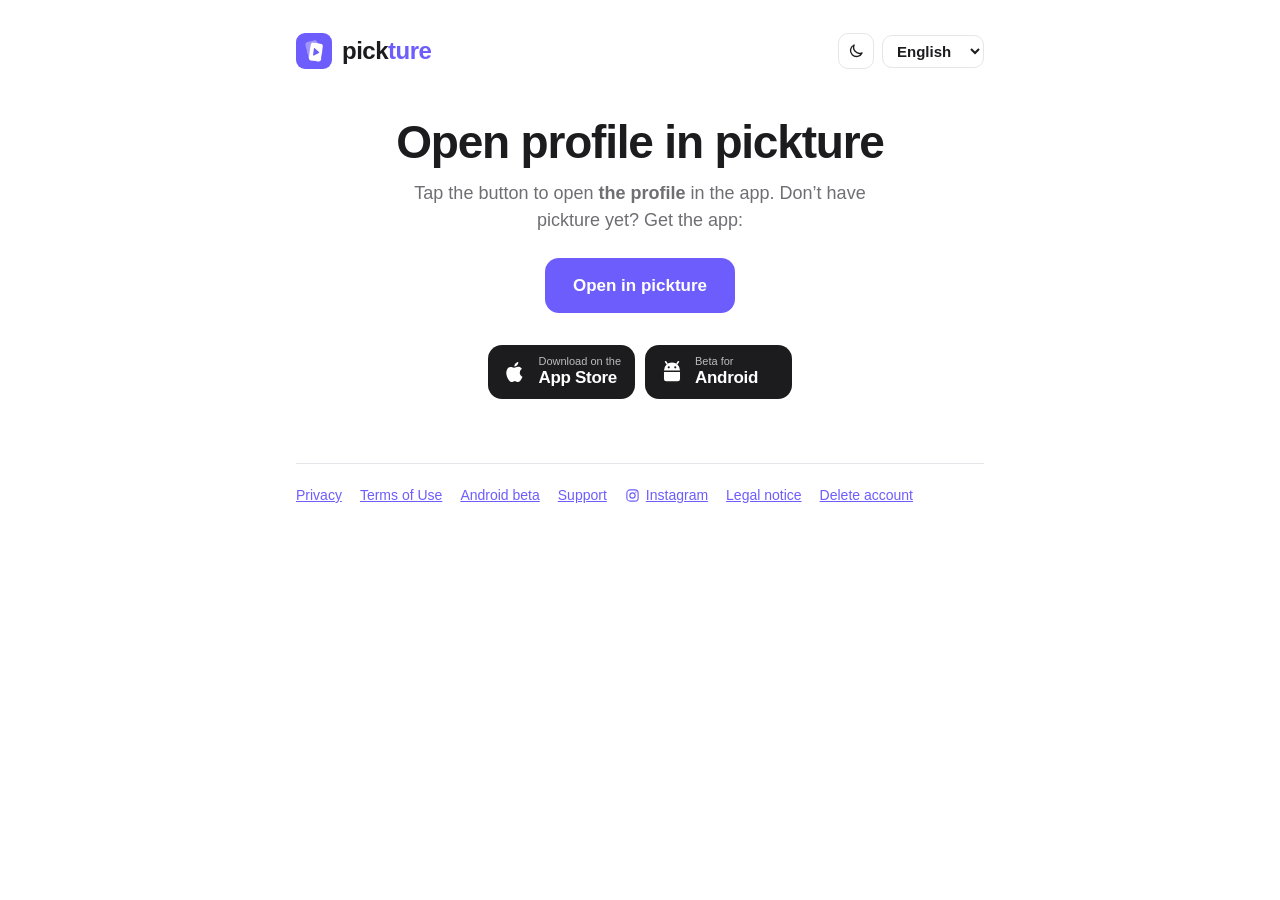
<file: u/index.html>
<!doctype html>
<html lang="en" data-lang="en">
<head>
<meta charset="utf-8">
<meta name="viewport" content="width=device-width, initial-scale=1">
<title>pickture – Profil öffnen / Open profile</title>
<meta name="description" content="pickture empfiehlt dir Filme und Serien von deinen Streamingdiensten – und findet per Swipe mit Freunden, was ihr heute schaut.">
<meta property="og:title" content="pickture – Filme & Serien">
<meta property="og:description" content="Empfehlungen nur von deinen Streamingdiensten. Gemeinsam swipen, Match finden.">
<meta property="og:image" content="https://getpickture.app/icon.png">
<meta name="theme-color" content="#6D5DFC">
<link rel="icon" href="../icon.png">
<link rel="stylesheet" href="../style.css?v=7172461c">
<script>(function () {
  var codes = ["en","de"];
  var pick = function (c) { c = (c || '').toLowerCase().split('-')[0]; return codes.indexOf(c) >= 0 ? c : null; };
  var saved = null;
  try { saved = localStorage.getItem('lang'); } catch (e) {}
  var fromUrl = pick(new URLSearchParams(location.search).get('lang'));
  var lang = fromUrl || pick(saved) || (navigator.languages || [navigator.language]).map(pick).filter(Boolean)[0] || 'en';
  document.documentElement.lang = lang;
  document.documentElement.setAttribute('data-lang', lang);
  window.setLang = function (c) {
    document.documentElement.lang = c;
    document.documentElement.setAttribute('data-lang', c);
    try { localStorage.setItem('lang', c); } catch (e) {}
    var u = new URL(location.href); u.searchParams.set('lang', c); history.replaceState(null, '', u);
  };
  document.addEventListener('DOMContentLoaded', function () {
    var s = document.getElementById('lang');
    if (s) s.value = lang;
  });
  // Hell/Dunkel: gespeicherte Wahl vor dem Zeichnen setzen (kein Aufblitzen)
  var root = document.documentElement;
  try { var th = localStorage.getItem('theme'); if (th === 'light' || th === 'dark') root.setAttribute('data-theme', th); } catch (e) {}
  window.toggleTheme = function () {
    var cur = root.getAttribute('data-theme') || (matchMedia('(prefers-color-scheme: dark)').matches ? 'dark' : 'light');
    var next = cur === 'dark' ? 'light' : 'dark';
    root.setAttribute('data-theme', next);
    try { localStorage.setItem('theme', next); } catch (e) {}
  };
})();</script>
</head>
<body>
<main>
  <header>
    <a class="brand" href="../"><img src="../icon.png" alt="" width="36" height="36"><span>pick<b>ture</b></span></a>
    <div class="tools">
      <button type="button" class="theme-btn" onclick="toggleTheme()" aria-label="Hell / Dunkel" title="Hell / Dunkel"><svg class="moon" viewBox="0 0 24 24" fill="none" stroke="currentColor" stroke-width="1.8" stroke-linecap="round" stroke-linejoin="round" aria-hidden="true"><path d="M20 14.5A8 8 0 019.5 4a8 8 0 1010.5 10.5z"/></svg><svg class="sun" viewBox="0 0 24 24" fill="none" stroke="currentColor" stroke-width="1.8" stroke-linecap="round" aria-hidden="true"><circle cx="12" cy="12" r="4"/><path d="M12 2.5v2M12 19.5v2M2.5 12h2M19.5 12h2M5.3 5.3l1.4 1.4M17.3 17.3l1.4 1.4M5.3 18.7l1.4-1.4M17.3 6.7l1.4-1.4"/></svg></button>
      <label class="lang"><span class="sr">Language</span>
        <select id="lang" onchange="setLang(this.value)" aria-label="Language / Sprache"><option value="en">English</option><option value="de">Deutsch</option></select>
      </label>
    </div>
  </header>
  <section lang="de" class="guide">
    <div class="guide-head">
      <h1>Profil in pickture öffnen</h1>
      <p class="lead">Tippe auf den Knopf, um <b data-n>das Profil</b> in der App zu öffnen. Du hast pickture noch nicht? Hol dir die App:</p>
      <a class="cta open-app" href="pickture://">In pickture öffnen</a>
    </div>
    <div style="margin-top:32px;display:flex;justify-content:center"><div class="store-buttons">
          <a class="store-btn" href="https://apps.apple.com/app/id6818412144"><span class="logo"><svg viewBox="0 0 24 24" width="26" height="26" fill="currentColor" aria-hidden="true"><path d="M16.4 12.6c0-2.4 2-3.5 2-3.6-1.1-1.6-2.8-1.8-3.4-1.8-1.4-.2-2.8.9-3.5.9-.7 0-1.8-.8-3-.8-1.6 0-3 .9-3.8 2.3-1.6 2.8-.4 7 1.2 9.3.8 1.1 1.7 2.4 2.9 2.3 1.2 0 1.6-.7 3-.7s1.8.7 3 .7c1.3 0 2.1-1.1 2.8-2.3.9-1.3 1.3-2.6 1.3-2.6s-2.5-1-2.5-3.7zM14.1 5.6c.6-.8 1.1-1.8 1-2.9-.9 0-2 .6-2.7 1.4-.6.7-1.1 1.7-1 2.8 1 .1 2.1-.5 2.7-1.3z"/></svg></span><span class="label"><small>Laden im</small><b>App Store</b></span></a>
          <a class="store-btn" href="../beta/android/"><span class="logo"><svg viewBox="0 0 24 24" width="26" height="26" fill="currentColor" aria-hidden="true"><path d="M4.6 10.6a7.4 7.4 0 0114.8 0z"/><path d="M7.4 4.4L6.1 2.5M16.6 4.4l1.3-1.9" stroke="currentColor" stroke-width="1.4" stroke-linecap="round"/><path d="M4.6 12h14.8v6.4A2.1 2.1 0 0117.3 20.5H6.7a2.1 2.1 0 01-2.1-2.1z"/><circle cx="9" cy="7.7" r="1" class="eye"/><circle cx="15" cy="7.7" r="1" class="eye"/></svg></span><span class="label"><small>Testversion für</small><b>Android</b></span></a>
        </div></div>
  </section>
  <section lang="en" class="guide">
    <div class="guide-head">
      <h1>Open profile in pickture</h1>
      <p class="lead">Tap the button to open <b data-n>the profile</b> in the app. Don’t have pickture yet? Get the app:</p>
      <a class="cta open-app" href="pickture://">Open in pickture</a>
    </div>
    <div style="margin-top:32px;display:flex;justify-content:center"><div class="store-buttons">
          <a class="store-btn" href="https://apps.apple.com/app/id6818412144"><span class="logo"><svg viewBox="0 0 24 24" width="26" height="26" fill="currentColor" aria-hidden="true"><path d="M16.4 12.6c0-2.4 2-3.5 2-3.6-1.1-1.6-2.8-1.8-3.4-1.8-1.4-.2-2.8.9-3.5.9-.7 0-1.8-.8-3-.8-1.6 0-3 .9-3.8 2.3-1.6 2.8-.4 7 1.2 9.3.8 1.1 1.7 2.4 2.9 2.3 1.2 0 1.6-.7 3-.7s1.8.7 3 .7c1.3 0 2.1-1.1 2.8-2.3.9-1.3 1.3-2.6 1.3-2.6s-2.5-1-2.5-3.7zM14.1 5.6c.6-.8 1.1-1.8 1-2.9-.9 0-2 .6-2.7 1.4-.6.7-1.1 1.7-1 2.8 1 .1 2.1-.5 2.7-1.3z"/></svg></span><span class="label"><small>Download on the</small><b>App Store</b></span></a>
          <a class="store-btn" href="../beta/android/"><span class="logo"><svg viewBox="0 0 24 24" width="26" height="26" fill="currentColor" aria-hidden="true"><path d="M4.6 10.6a7.4 7.4 0 0114.8 0z"/><path d="M7.4 4.4L6.1 2.5M16.6 4.4l1.3-1.9" stroke="currentColor" stroke-width="1.4" stroke-linecap="round"/><path d="M4.6 12h14.8v6.4A2.1 2.1 0 0117.3 20.5H6.7a2.1 2.1 0 01-2.1-2.1z"/><circle cx="9" cy="7.7" r="1" class="eye"/><circle cx="15" cy="7.7" r="1" class="eye"/></svg></span><span class="label"><small>Beta for</small><b>Android</b></span></a>
        </div></div>
  </section>
  <script>
  (function () {
    var q = new URLSearchParams(location.search);
    var n = (q.get("n") || "").replace(/[^A-Za-z0-9_.]/g, "").slice(0, 30);
    document.querySelectorAll("[data-n]").forEach(function (e) { if (n) e.textContent = "@" + n; });
    var href = "pickture://add/" + encodeURIComponent(n);
    document.querySelectorAll("a.open-app").forEach(function (a) { if (n) a.href = href; });
    if (n) setTimeout(function () { location.href = href; }, 350);
  })();
  </script>
  <footer>
    <a href="../datenschutz/"><span lang="en">Privacy</span><span lang="de">Datenschutz</span></a>
    <a href="../nutzungsbedingungen/"><span lang="en">Terms of Use</span><span lang="de">Nutzungsbedingungen</span></a>
    <a href="../beta/android/"><span lang="en">Android beta</span><span lang="de">Android-Testversion</span></a>
    <a href="../support/">Support</a>
    <a class="ig" href="https://www.instagram.com/getpickture/" target="_blank" rel="noopener"><svg viewBox="0 0 24 24" fill="none" stroke="currentColor" stroke-width="1.8" stroke-linecap="round" stroke-linejoin="round" aria-hidden="true"><rect x="3" y="3" width="18" height="18" rx="5.2"/><circle cx="12" cy="12" r="4.2"/><circle cx="17.4" cy="6.6" r="1" fill="currentColor" stroke="none"/></svg>Instagram</a>
    <a href="../impressum/"><span lang="en">Legal notice</span><span lang="de">Impressum</span></a>
    <a href="../konto-loeschen/"><span lang="en">Delete account</span><span lang="de">Konto löschen</span></a>
  </footer>
</main>
</body>
</html>
</file>
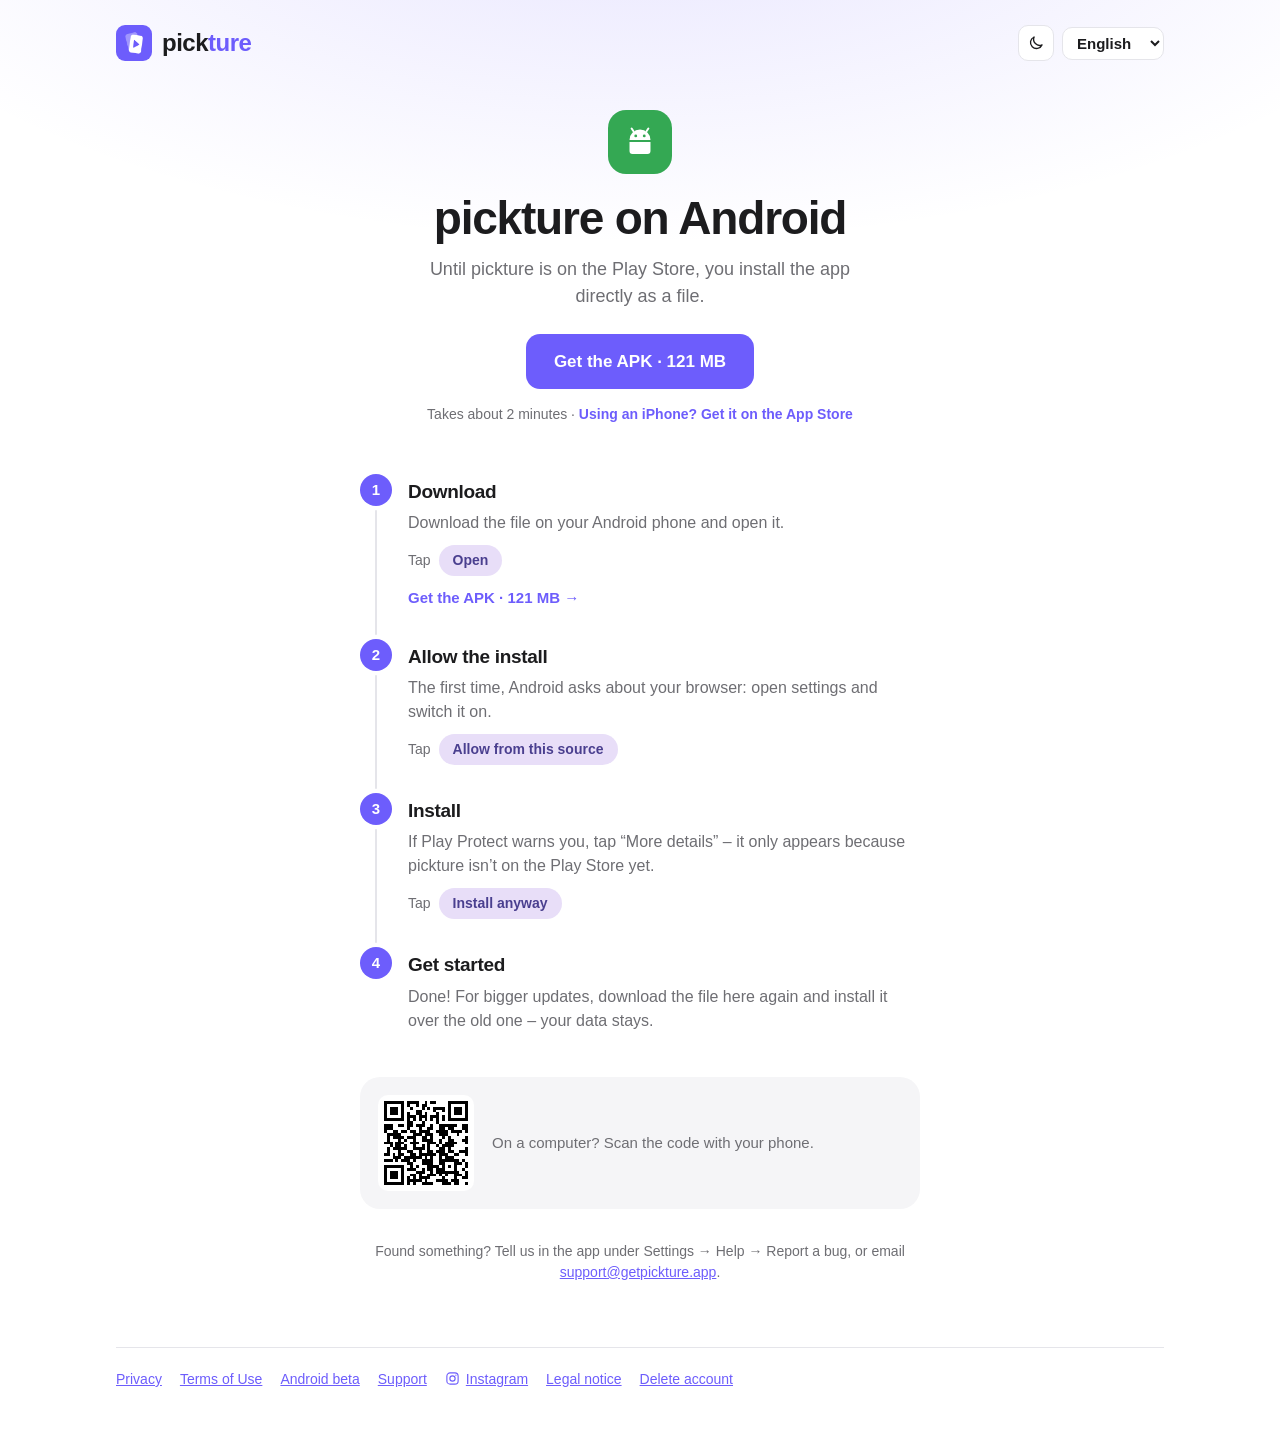
<file: beta/android/index.html>
<!doctype html>
<html lang="en" data-lang="en">
<head>
<meta charset="utf-8">
<meta name="viewport" content="width=device-width, initial-scale=1">
<title>pickture – Testversion für Android / Beta for Android</title>
<meta name="description" content="pickture empfiehlt dir Filme und Serien von deinen Streamingdiensten – und findet per Swipe mit Freunden, was ihr heute schaut.">
<meta property="og:title" content="pickture – Filme & Serien">
<meta property="og:description" content="Empfehlungen nur von deinen Streamingdiensten. Gemeinsam swipen, Match finden.">
<meta property="og:image" content="https://getpickture.app/icon.png">
<meta name="theme-color" content="#6D5DFC">
<link rel="icon" href="../../icon.png">
<link rel="stylesheet" href="../../style.css?v=7172461c">
<script>(function () {
  var codes = ["en","de"];
  var pick = function (c) { c = (c || '').toLowerCase().split('-')[0]; return codes.indexOf(c) >= 0 ? c : null; };
  var saved = null;
  try { saved = localStorage.getItem('lang'); } catch (e) {}
  var fromUrl = pick(new URLSearchParams(location.search).get('lang'));
  var lang = fromUrl || pick(saved) || (navigator.languages || [navigator.language]).map(pick).filter(Boolean)[0] || 'en';
  document.documentElement.lang = lang;
  document.documentElement.setAttribute('data-lang', lang);
  window.setLang = function (c) {
    document.documentElement.lang = c;
    document.documentElement.setAttribute('data-lang', c);
    try { localStorage.setItem('lang', c); } catch (e) {}
    var u = new URL(location.href); u.searchParams.set('lang', c); history.replaceState(null, '', u);
  };
  document.addEventListener('DOMContentLoaded', function () {
    var s = document.getElementById('lang');
    if (s) s.value = lang;
  });
  // Hell/Dunkel: gespeicherte Wahl vor dem Zeichnen setzen (kein Aufblitzen)
  var root = document.documentElement;
  try { var th = localStorage.getItem('theme'); if (th === 'light' || th === 'dark') root.setAttribute('data-theme', th); } catch (e) {}
  window.toggleTheme = function () {
    var cur = root.getAttribute('data-theme') || (matchMedia('(prefers-color-scheme: dark)').matches ? 'dark' : 'light');
    var next = cur === 'dark' ? 'light' : 'dark';
    root.setAttribute('data-theme', next);
    try { localStorage.setItem('theme', next); } catch (e) {}
  };
})();</script>
</head>
<body class="home">
<main>
  <header>
    <a class="brand" href="../../"><img src="../../icon.png" alt="" width="36" height="36"><span>pick<b>ture</b></span></a>
    <div class="tools">
      <button type="button" class="theme-btn" onclick="toggleTheme()" aria-label="Hell / Dunkel" title="Hell / Dunkel"><svg class="moon" viewBox="0 0 24 24" fill="none" stroke="currentColor" stroke-width="1.8" stroke-linecap="round" stroke-linejoin="round" aria-hidden="true"><path d="M20 14.5A8 8 0 019.5 4a8 8 0 1010.5 10.5z"/></svg><svg class="sun" viewBox="0 0 24 24" fill="none" stroke="currentColor" stroke-width="1.8" stroke-linecap="round" aria-hidden="true"><circle cx="12" cy="12" r="4"/><path d="M12 2.5v2M12 19.5v2M2.5 12h2M19.5 12h2M5.3 5.3l1.4 1.4M17.3 17.3l1.4 1.4M5.3 18.7l1.4-1.4M17.3 6.7l1.4-1.4"/></svg></button>
      <label class="lang"><span class="sr">Language</span>
        <select id="lang" onchange="setLang(this.value)" aria-label="Language / Sprache"><option value="en">English</option><option value="de">Deutsch</option></select>
      </label>
    </div>
  </header>
  <section lang="de" class="guide">
    <div class="guide-head">
      <span class="platform-ic big android"><svg viewBox="0 0 24 24" width="26" height="26" fill="currentColor" aria-hidden="true"><path d="M4.6 10.6a7.4 7.4 0 0114.8 0z"/><path d="M7.4 4.4L6.1 2.5M16.6 4.4l1.3-1.9" stroke="currentColor" stroke-width="1.4" stroke-linecap="round"/><path d="M4.6 12h14.8v6.4A2.1 2.1 0 0117.3 20.5H6.7a2.1 2.1 0 01-2.1-2.1z"/><circle cx="9" cy="7.7" r="1" class="eye"/><circle cx="15" cy="7.7" r="1" class="eye"/></svg></span>
      <h1>pickture auf Android</h1>
      <p class="lead">Bis pickture im Play Store ist, installierst du die App direkt als Datei.</p>
      <a class="cta" href="../../android/">APK laden · 121 MB</a>
      <p class="guide-meta">Dauert etwa 2 Minuten · <a href="https://apps.apple.com/app/id6818412144">Du hast ein iPhone? Im App Store laden</a></p>
    </div>
    <ol class="timeline">
      <li>
        <span class="dot">1</span>
        <div class="tl-body">
          <h2>Herunterladen</h2>
          <p>Lade die Datei auf deinem Android-Handy und öffne sie.</p>
          <p class="tap-hint">Tippe auf <span class="ui-btn android">Öffnen</span></p>
          <a class="tl-link" href="../../android/">APK laden · 121 MB →</a>
        </div>
      </li>
      <li>
        <span class="dot">2</span>
        <div class="tl-body">
          <h2>Installation erlauben</h2>
          <p>Beim ersten Mal fragt Android nach deinem Browser: Einstellungen öffnen und einschalten.</p>
          <p class="tap-hint">Tippe auf <span class="ui-btn android">Dieser Quelle vertrauen</span></p>
          
        </div>
      </li>
      <li>
        <span class="dot">3</span>
        <div class="tl-body">
          <h2>Installieren</h2>
          <p>Warnt Play Protect, tippe auf „Weitere Details“ – das kommt nur, weil pickture noch nicht im Play Store ist.</p>
          <p class="tap-hint">Tippe auf <span class="ui-btn android">Trotzdem installieren</span></p>
          
        </div>
      </li>
      <li>
        <span class="dot">4</span>
        <div class="tl-body">
          <h2>Loslegen</h2>
          <p>Fertig! Für größere Updates lädst du die Datei hier neu und installierst sie drüber – deine Daten bleiben.</p>
          
          
        </div>
      </li>
    </ol>
    <div class="qr-card"><svg class="qr" viewBox="0 0 33 33" role="img" aria-label="QR-Code"><rect width="100%" height="100%" fill="#fff"/><path d="M2 2h1v1h-1zM3 2h1v1h-1zM4 2h1v1h-1zM5 2h1v1h-1zM6 2h1v1h-1zM7 2h1v1h-1zM8 2h1v1h-1zM10 2h1v1h-1zM11 2h1v1h-1zM12 2h1v1h-1zM13 2h1v1h-1zM16 2h1v1h-1zM18 2h1v1h-1zM19 2h1v1h-1zM24 2h1v1h-1zM25 2h1v1h-1zM26 2h1v1h-1zM27 2h1v1h-1zM28 2h1v1h-1zM29 2h1v1h-1zM30 2h1v1h-1zM2 3h1v1h-1zM8 3h1v1h-1zM10 3h1v1h-1zM13 3h1v1h-1zM15 3h1v1h-1zM16 3h1v1h-1zM24 3h1v1h-1zM30 3h1v1h-1zM2 4h1v1h-1zM4 4h1v1h-1zM5 4h1v1h-1zM6 4h1v1h-1zM8 4h1v1h-1zM11 4h1v1h-1zM15 4h1v1h-1zM17 4h1v1h-1zM19 4h1v1h-1zM20 4h1v1h-1zM21 4h1v1h-1zM22 4h1v1h-1zM24 4h1v1h-1zM26 4h1v1h-1zM27 4h1v1h-1zM28 4h1v1h-1zM30 4h1v1h-1zM2 5h1v1h-1zM4 5h1v1h-1zM5 5h1v1h-1zM6 5h1v1h-1zM8 5h1v1h-1zM13 5h1v1h-1zM14 5h1v1h-1zM19 5h1v1h-1zM22 5h1v1h-1zM24 5h1v1h-1zM26 5h1v1h-1zM27 5h1v1h-1zM28 5h1v1h-1zM30 5h1v1h-1zM2 6h1v1h-1zM4 6h1v1h-1zM5 6h1v1h-1zM6 6h1v1h-1zM8 6h1v1h-1zM10 6h1v1h-1zM13 6h1v1h-1zM14 6h1v1h-1zM16 6h1v1h-1zM20 6h1v1h-1zM24 6h1v1h-1zM26 6h1v1h-1zM27 6h1v1h-1zM28 6h1v1h-1zM30 6h1v1h-1zM2 7h1v1h-1zM8 7h1v1h-1zM10 7h1v1h-1zM11 7h1v1h-1zM12 7h1v1h-1zM14 7h1v1h-1zM15 7h1v1h-1zM16 7h1v1h-1zM18 7h1v1h-1zM19 7h1v1h-1zM20 7h1v1h-1zM22 7h1v1h-1zM24 7h1v1h-1zM30 7h1v1h-1zM2 8h1v1h-1zM3 8h1v1h-1zM4 8h1v1h-1zM5 8h1v1h-1zM6 8h1v1h-1zM7 8h1v1h-1zM8 8h1v1h-1zM10 8h1v1h-1zM12 8h1v1h-1zM14 8h1v1h-1zM16 8h1v1h-1zM18 8h1v1h-1zM20 8h1v1h-1zM22 8h1v1h-1zM24 8h1v1h-1zM25 8h1v1h-1zM26 8h1v1h-1zM27 8h1v1h-1zM28 8h1v1h-1zM29 8h1v1h-1zM30 8h1v1h-1zM10 9h1v1h-1zM11 9h1v1h-1zM15 9h1v1h-1zM20 9h1v1h-1zM2 10h1v1h-1zM3 10h1v1h-1zM4 10h1v1h-1zM7 10h1v1h-1zM8 10h1v1h-1zM10 10h1v1h-1zM11 10h1v1h-1zM13 10h1v1h-1zM14 10h1v1h-1zM15 10h1v1h-1zM18 10h1v1h-1zM21 10h1v1h-1zM22 10h1v1h-1zM23 10h1v1h-1zM24 10h1v1h-1zM25 10h1v1h-1zM26 10h1v1h-1zM29 10h1v1h-1zM30 10h1v1h-1zM2 11h1v1h-1zM3 11h1v1h-1zM4 11h1v1h-1zM10 11h1v1h-1zM14 11h1v1h-1zM17 11h1v1h-1zM18 11h1v1h-1zM21 11h1v1h-1zM22 11h1v1h-1zM24 11h1v1h-1zM25 11h1v1h-1zM29 11h1v1h-1zM30 11h1v1h-1zM2 12h1v1h-1zM5 12h1v1h-1zM6 12h1v1h-1zM8 12h1v1h-1zM9 12h1v1h-1zM11 12h1v1h-1zM12 12h1v1h-1zM14 12h1v1h-1zM15 12h1v1h-1zM16 12h1v1h-1zM17 12h1v1h-1zM20 12h1v1h-1zM21 12h1v1h-1zM22 12h1v1h-1zM23 12h1v1h-1zM25 12h1v1h-1zM26 12h1v1h-1zM27 12h1v1h-1zM28 12h1v1h-1zM30 12h1v1h-1zM3 13h1v1h-1zM4 13h1v1h-1zM5 13h1v1h-1zM6 13h1v1h-1zM7 13h1v1h-1zM12 13h1v1h-1zM13 13h1v1h-1zM14 13h1v1h-1zM16 13h1v1h-1zM17 13h1v1h-1zM18 13h1v1h-1zM21 13h1v1h-1zM22 13h1v1h-1zM23 13h1v1h-1zM27 13h1v1h-1zM3 14h1v1h-1zM5 14h1v1h-1zM6 14h1v1h-1zM7 14h1v1h-1zM8 14h1v1h-1zM10 14h1v1h-1zM11 14h1v1h-1zM12 14h1v1h-1zM15 14h1v1h-1zM16 14h1v1h-1zM18 14h1v1h-1zM22 14h1v1h-1zM24 14h1v1h-1zM30 14h1v1h-1zM3 15h1v1h-1zM7 15h1v1h-1zM9 15h1v1h-1zM12 15h1v1h-1zM15 15h1v1h-1zM16 15h1v1h-1zM17 15h1v1h-1zM18 15h1v1h-1zM21 15h1v1h-1zM24 15h1v1h-1zM25 15h1v1h-1zM29 15h1v1h-1zM30 15h1v1h-1zM2 16h1v1h-1zM3 16h1v1h-1zM4 16h1v1h-1zM6 16h1v1h-1zM7 16h1v1h-1zM8 16h1v1h-1zM11 16h1v1h-1zM12 16h1v1h-1zM13 16h1v1h-1zM17 16h1v1h-1zM18 16h1v1h-1zM19 16h1v1h-1zM21 16h1v1h-1zM23 16h1v1h-1zM24 16h1v1h-1zM25 16h1v1h-1zM26 16h1v1h-1zM30 16h1v1h-1zM4 17h1v1h-1zM6 17h1v1h-1zM7 17h1v1h-1zM9 17h1v1h-1zM12 17h1v1h-1zM15 17h1v1h-1zM17 17h1v1h-1zM20 17h1v1h-1zM22 17h1v1h-1zM23 17h1v1h-1zM24 17h1v1h-1zM25 17h1v1h-1zM3 18h1v1h-1zM5 18h1v1h-1zM6 18h1v1h-1zM7 18h1v1h-1zM8 18h1v1h-1zM9 18h1v1h-1zM12 18h1v1h-1zM13 18h1v1h-1zM14 18h1v1h-1zM15 18h1v1h-1zM17 18h1v1h-1zM21 18h1v1h-1zM22 18h1v1h-1zM24 18h1v1h-1zM30 18h1v1h-1zM3 19h1v1h-1zM7 19h1v1h-1zM10 19h1v1h-1zM11 19h1v1h-1zM14 19h1v1h-1zM17 19h1v1h-1zM18 19h1v1h-1zM20 19h1v1h-1zM21 19h1v1h-1zM22 19h1v1h-1zM24 19h1v1h-1zM25 19h1v1h-1zM28 19h1v1h-1zM29 19h1v1h-1zM30 19h1v1h-1zM2 20h1v1h-1zM3 20h1v1h-1zM5 20h1v1h-1zM7 20h1v1h-1zM8 20h1v1h-1zM11 20h1v1h-1zM12 20h1v1h-1zM14 20h1v1h-1zM15 20h1v1h-1zM16 20h1v1h-1zM17 20h1v1h-1zM18 20h1v1h-1zM19 20h1v1h-1zM21 20h1v1h-1zM22 20h1v1h-1zM23 20h1v1h-1zM26 20h1v1h-1zM27 20h1v1h-1zM30 20h1v1h-1zM5 21h1v1h-1zM6 21h1v1h-1zM7 21h1v1h-1zM9 21h1v1h-1zM10 21h1v1h-1zM11 21h1v1h-1zM12 21h1v1h-1zM13 21h1v1h-1zM14 21h1v1h-1zM16 21h1v1h-1zM18 21h1v1h-1zM21 21h1v1h-1zM23 21h1v1h-1zM24 21h1v1h-1zM25 21h1v1h-1zM2 22h1v1h-1zM3 22h1v1h-1zM4 22h1v1h-1zM6 22h1v1h-1zM8 22h1v1h-1zM9 22h1v1h-1zM10 22h1v1h-1zM12 22h1v1h-1zM15 22h1v1h-1zM16 22h1v1h-1zM17 22h1v1h-1zM18 22h1v1h-1zM21 22h1v1h-1zM22 22h1v1h-1zM23 22h1v1h-1zM24 22h1v1h-1zM25 22h1v1h-1zM26 22h1v1h-1zM27 22h1v1h-1zM29 22h1v1h-1zM10 23h1v1h-1zM11 23h1v1h-1zM15 23h1v1h-1zM16 23h1v1h-1zM17 23h1v1h-1zM18 23h1v1h-1zM21 23h1v1h-1zM22 23h1v1h-1zM26 23h1v1h-1zM27 23h1v1h-1zM28 23h1v1h-1zM30 23h1v1h-1zM2 24h1v1h-1zM3 24h1v1h-1zM4 24h1v1h-1zM5 24h1v1h-1zM6 24h1v1h-1zM7 24h1v1h-1zM8 24h1v1h-1zM11 24h1v1h-1zM13 24h1v1h-1zM17 24h1v1h-1zM18 24h1v1h-1zM19 24h1v1h-1zM20 24h1v1h-1zM22 24h1v1h-1zM24 24h1v1h-1zM26 24h1v1h-1zM30 24h1v1h-1zM2 25h1v1h-1zM8 25h1v1h-1zM10 25h1v1h-1zM11 25h1v1h-1zM12 25h1v1h-1zM15 25h1v1h-1zM17 25h1v1h-1zM18 25h1v1h-1zM20 25h1v1h-1zM21 25h1v1h-1zM22 25h1v1h-1zM26 25h1v1h-1zM29 25h1v1h-1zM2 26h1v1h-1zM4 26h1v1h-1zM5 26h1v1h-1zM6 26h1v1h-1zM8 26h1v1h-1zM13 26h1v1h-1zM14 26h1v1h-1zM15 26h1v1h-1zM18 26h1v1h-1zM20 26h1v1h-1zM21 26h1v1h-1zM22 26h1v1h-1zM23 26h1v1h-1zM24 26h1v1h-1zM25 26h1v1h-1zM26 26h1v1h-1zM27 26h1v1h-1zM30 26h1v1h-1zM2 27h1v1h-1zM4 27h1v1h-1zM5 27h1v1h-1zM6 27h1v1h-1zM8 27h1v1h-1zM11 27h1v1h-1zM12 27h1v1h-1zM14 27h1v1h-1zM17 27h1v1h-1zM18 27h1v1h-1zM19 27h1v1h-1zM21 27h1v1h-1zM23 27h1v1h-1zM26 27h1v1h-1zM27 27h1v1h-1zM28 27h1v1h-1zM30 27h1v1h-1zM2 28h1v1h-1zM4 28h1v1h-1zM5 28h1v1h-1zM6 28h1v1h-1zM8 28h1v1h-1zM10 28h1v1h-1zM12 28h1v1h-1zM14 28h1v1h-1zM15 28h1v1h-1zM16 28h1v1h-1zM17 28h1v1h-1zM22 28h1v1h-1zM26 28h1v1h-1zM29 28h1v1h-1zM30 28h1v1h-1zM2 29h1v1h-1zM8 29h1v1h-1zM10 29h1v1h-1zM11 29h1v1h-1zM12 29h1v1h-1zM13 29h1v1h-1zM14 29h1v1h-1zM16 29h1v1h-1zM20 29h1v1h-1zM21 29h1v1h-1zM22 29h1v1h-1zM23 29h1v1h-1zM25 29h1v1h-1zM26 29h1v1h-1zM27 29h1v1h-1zM2 30h1v1h-1zM3 30h1v1h-1zM4 30h1v1h-1zM5 30h1v1h-1zM6 30h1v1h-1zM7 30h1v1h-1zM8 30h1v1h-1zM10 30h1v1h-1zM12 30h1v1h-1zM15 30h1v1h-1zM16 30h1v1h-1zM17 30h1v1h-1zM18 30h1v1h-1zM22 30h1v1h-1zM23 30h1v1h-1zM24 30h1v1h-1zM26 30h1v1h-1zM27 30h1v1h-1zM30 30h1v1h-1z" fill="#000"/></svg><p>Am Computer? Scanne den Code mit deinem Handy.</p></div>
    <p class="guide-foot">Etwas gefunden? Schreib uns in der App unter Einstellungen → Hilfe → Fehler melden oder an <a href="mailto:support@getpickture.app">support@getpickture.app</a>.</p>
  </section>
  <section lang="en" class="guide">
    <div class="guide-head">
      <span class="platform-ic big android"><svg viewBox="0 0 24 24" width="26" height="26" fill="currentColor" aria-hidden="true"><path d="M4.6 10.6a7.4 7.4 0 0114.8 0z"/><path d="M7.4 4.4L6.1 2.5M16.6 4.4l1.3-1.9" stroke="currentColor" stroke-width="1.4" stroke-linecap="round"/><path d="M4.6 12h14.8v6.4A2.1 2.1 0 0117.3 20.5H6.7a2.1 2.1 0 01-2.1-2.1z"/><circle cx="9" cy="7.7" r="1" class="eye"/><circle cx="15" cy="7.7" r="1" class="eye"/></svg></span>
      <h1>pickture on Android</h1>
      <p class="lead">Until pickture is on the Play Store, you install the app directly as a file.</p>
      <a class="cta" href="../../android/">Get the APK · 121 MB</a>
      <p class="guide-meta">Takes about 2 minutes · <a href="https://apps.apple.com/app/id6818412144">Using an iPhone? Get it on the App Store</a></p>
    </div>
    <ol class="timeline">
      <li>
        <span class="dot">1</span>
        <div class="tl-body">
          <h2>Download</h2>
          <p>Download the file on your Android phone and open it.</p>
          <p class="tap-hint">Tap <span class="ui-btn android">Open</span></p>
          <a class="tl-link" href="../../android/">Get the APK · 121 MB →</a>
        </div>
      </li>
      <li>
        <span class="dot">2</span>
        <div class="tl-body">
          <h2>Allow the install</h2>
          <p>The first time, Android asks about your browser: open settings and switch it on.</p>
          <p class="tap-hint">Tap <span class="ui-btn android">Allow from this source</span></p>
          
        </div>
      </li>
      <li>
        <span class="dot">3</span>
        <div class="tl-body">
          <h2>Install</h2>
          <p>If Play Protect warns you, tap “More details” – it only appears because pickture isn’t on the Play Store yet.</p>
          <p class="tap-hint">Tap <span class="ui-btn android">Install anyway</span></p>
          
        </div>
      </li>
      <li>
        <span class="dot">4</span>
        <div class="tl-body">
          <h2>Get started</h2>
          <p>Done! For bigger updates, download the file here again and install it over the old one – your data stays.</p>
          
          
        </div>
      </li>
    </ol>
    <div class="qr-card"><svg class="qr" viewBox="0 0 33 33" role="img" aria-label="QR-Code"><rect width="100%" height="100%" fill="#fff"/><path d="M2 2h1v1h-1zM3 2h1v1h-1zM4 2h1v1h-1zM5 2h1v1h-1zM6 2h1v1h-1zM7 2h1v1h-1zM8 2h1v1h-1zM10 2h1v1h-1zM11 2h1v1h-1zM12 2h1v1h-1zM13 2h1v1h-1zM16 2h1v1h-1zM18 2h1v1h-1zM19 2h1v1h-1zM24 2h1v1h-1zM25 2h1v1h-1zM26 2h1v1h-1zM27 2h1v1h-1zM28 2h1v1h-1zM29 2h1v1h-1zM30 2h1v1h-1zM2 3h1v1h-1zM8 3h1v1h-1zM10 3h1v1h-1zM13 3h1v1h-1zM15 3h1v1h-1zM16 3h1v1h-1zM24 3h1v1h-1zM30 3h1v1h-1zM2 4h1v1h-1zM4 4h1v1h-1zM5 4h1v1h-1zM6 4h1v1h-1zM8 4h1v1h-1zM11 4h1v1h-1zM15 4h1v1h-1zM17 4h1v1h-1zM19 4h1v1h-1zM20 4h1v1h-1zM21 4h1v1h-1zM22 4h1v1h-1zM24 4h1v1h-1zM26 4h1v1h-1zM27 4h1v1h-1zM28 4h1v1h-1zM30 4h1v1h-1zM2 5h1v1h-1zM4 5h1v1h-1zM5 5h1v1h-1zM6 5h1v1h-1zM8 5h1v1h-1zM13 5h1v1h-1zM14 5h1v1h-1zM19 5h1v1h-1zM22 5h1v1h-1zM24 5h1v1h-1zM26 5h1v1h-1zM27 5h1v1h-1zM28 5h1v1h-1zM30 5h1v1h-1zM2 6h1v1h-1zM4 6h1v1h-1zM5 6h1v1h-1zM6 6h1v1h-1zM8 6h1v1h-1zM10 6h1v1h-1zM13 6h1v1h-1zM14 6h1v1h-1zM16 6h1v1h-1zM20 6h1v1h-1zM24 6h1v1h-1zM26 6h1v1h-1zM27 6h1v1h-1zM28 6h1v1h-1zM30 6h1v1h-1zM2 7h1v1h-1zM8 7h1v1h-1zM10 7h1v1h-1zM11 7h1v1h-1zM12 7h1v1h-1zM14 7h1v1h-1zM15 7h1v1h-1zM16 7h1v1h-1zM18 7h1v1h-1zM19 7h1v1h-1zM20 7h1v1h-1zM22 7h1v1h-1zM24 7h1v1h-1zM30 7h1v1h-1zM2 8h1v1h-1zM3 8h1v1h-1zM4 8h1v1h-1zM5 8h1v1h-1zM6 8h1v1h-1zM7 8h1v1h-1zM8 8h1v1h-1zM10 8h1v1h-1zM12 8h1v1h-1zM14 8h1v1h-1zM16 8h1v1h-1zM18 8h1v1h-1zM20 8h1v1h-1zM22 8h1v1h-1zM24 8h1v1h-1zM25 8h1v1h-1zM26 8h1v1h-1zM27 8h1v1h-1zM28 8h1v1h-1zM29 8h1v1h-1zM30 8h1v1h-1zM10 9h1v1h-1zM11 9h1v1h-1zM15 9h1v1h-1zM20 9h1v1h-1zM2 10h1v1h-1zM3 10h1v1h-1zM4 10h1v1h-1zM7 10h1v1h-1zM8 10h1v1h-1zM10 10h1v1h-1zM11 10h1v1h-1zM13 10h1v1h-1zM14 10h1v1h-1zM15 10h1v1h-1zM18 10h1v1h-1zM21 10h1v1h-1zM22 10h1v1h-1zM23 10h1v1h-1zM24 10h1v1h-1zM25 10h1v1h-1zM26 10h1v1h-1zM29 10h1v1h-1zM30 10h1v1h-1zM2 11h1v1h-1zM3 11h1v1h-1zM4 11h1v1h-1zM10 11h1v1h-1zM14 11h1v1h-1zM17 11h1v1h-1zM18 11h1v1h-1zM21 11h1v1h-1zM22 11h1v1h-1zM24 11h1v1h-1zM25 11h1v1h-1zM29 11h1v1h-1zM30 11h1v1h-1zM2 12h1v1h-1zM5 12h1v1h-1zM6 12h1v1h-1zM8 12h1v1h-1zM9 12h1v1h-1zM11 12h1v1h-1zM12 12h1v1h-1zM14 12h1v1h-1zM15 12h1v1h-1zM16 12h1v1h-1zM17 12h1v1h-1zM20 12h1v1h-1zM21 12h1v1h-1zM22 12h1v1h-1zM23 12h1v1h-1zM25 12h1v1h-1zM26 12h1v1h-1zM27 12h1v1h-1zM28 12h1v1h-1zM30 12h1v1h-1zM3 13h1v1h-1zM4 13h1v1h-1zM5 13h1v1h-1zM6 13h1v1h-1zM7 13h1v1h-1zM12 13h1v1h-1zM13 13h1v1h-1zM14 13h1v1h-1zM16 13h1v1h-1zM17 13h1v1h-1zM18 13h1v1h-1zM21 13h1v1h-1zM22 13h1v1h-1zM23 13h1v1h-1zM27 13h1v1h-1zM3 14h1v1h-1zM5 14h1v1h-1zM6 14h1v1h-1zM7 14h1v1h-1zM8 14h1v1h-1zM10 14h1v1h-1zM11 14h1v1h-1zM12 14h1v1h-1zM15 14h1v1h-1zM16 14h1v1h-1zM18 14h1v1h-1zM22 14h1v1h-1zM24 14h1v1h-1zM30 14h1v1h-1zM3 15h1v1h-1zM7 15h1v1h-1zM9 15h1v1h-1zM12 15h1v1h-1zM15 15h1v1h-1zM16 15h1v1h-1zM17 15h1v1h-1zM18 15h1v1h-1zM21 15h1v1h-1zM24 15h1v1h-1zM25 15h1v1h-1zM29 15h1v1h-1zM30 15h1v1h-1zM2 16h1v1h-1zM3 16h1v1h-1zM4 16h1v1h-1zM6 16h1v1h-1zM7 16h1v1h-1zM8 16h1v1h-1zM11 16h1v1h-1zM12 16h1v1h-1zM13 16h1v1h-1zM17 16h1v1h-1zM18 16h1v1h-1zM19 16h1v1h-1zM21 16h1v1h-1zM23 16h1v1h-1zM24 16h1v1h-1zM25 16h1v1h-1zM26 16h1v1h-1zM30 16h1v1h-1zM4 17h1v1h-1zM6 17h1v1h-1zM7 17h1v1h-1zM9 17h1v1h-1zM12 17h1v1h-1zM15 17h1v1h-1zM17 17h1v1h-1zM20 17h1v1h-1zM22 17h1v1h-1zM23 17h1v1h-1zM24 17h1v1h-1zM25 17h1v1h-1zM3 18h1v1h-1zM5 18h1v1h-1zM6 18h1v1h-1zM7 18h1v1h-1zM8 18h1v1h-1zM9 18h1v1h-1zM12 18h1v1h-1zM13 18h1v1h-1zM14 18h1v1h-1zM15 18h1v1h-1zM17 18h1v1h-1zM21 18h1v1h-1zM22 18h1v1h-1zM24 18h1v1h-1zM30 18h1v1h-1zM3 19h1v1h-1zM7 19h1v1h-1zM10 19h1v1h-1zM11 19h1v1h-1zM14 19h1v1h-1zM17 19h1v1h-1zM18 19h1v1h-1zM20 19h1v1h-1zM21 19h1v1h-1zM22 19h1v1h-1zM24 19h1v1h-1zM25 19h1v1h-1zM28 19h1v1h-1zM29 19h1v1h-1zM30 19h1v1h-1zM2 20h1v1h-1zM3 20h1v1h-1zM5 20h1v1h-1zM7 20h1v1h-1zM8 20h1v1h-1zM11 20h1v1h-1zM12 20h1v1h-1zM14 20h1v1h-1zM15 20h1v1h-1zM16 20h1v1h-1zM17 20h1v1h-1zM18 20h1v1h-1zM19 20h1v1h-1zM21 20h1v1h-1zM22 20h1v1h-1zM23 20h1v1h-1zM26 20h1v1h-1zM27 20h1v1h-1zM30 20h1v1h-1zM5 21h1v1h-1zM6 21h1v1h-1zM7 21h1v1h-1zM9 21h1v1h-1zM10 21h1v1h-1zM11 21h1v1h-1zM12 21h1v1h-1zM13 21h1v1h-1zM14 21h1v1h-1zM16 21h1v1h-1zM18 21h1v1h-1zM21 21h1v1h-1zM23 21h1v1h-1zM24 21h1v1h-1zM25 21h1v1h-1zM2 22h1v1h-1zM3 22h1v1h-1zM4 22h1v1h-1zM6 22h1v1h-1zM8 22h1v1h-1zM9 22h1v1h-1zM10 22h1v1h-1zM12 22h1v1h-1zM15 22h1v1h-1zM16 22h1v1h-1zM17 22h1v1h-1zM18 22h1v1h-1zM21 22h1v1h-1zM22 22h1v1h-1zM23 22h1v1h-1zM24 22h1v1h-1zM25 22h1v1h-1zM26 22h1v1h-1zM27 22h1v1h-1zM29 22h1v1h-1zM10 23h1v1h-1zM11 23h1v1h-1zM15 23h1v1h-1zM16 23h1v1h-1zM17 23h1v1h-1zM18 23h1v1h-1zM21 23h1v1h-1zM22 23h1v1h-1zM26 23h1v1h-1zM27 23h1v1h-1zM28 23h1v1h-1zM30 23h1v1h-1zM2 24h1v1h-1zM3 24h1v1h-1zM4 24h1v1h-1zM5 24h1v1h-1zM6 24h1v1h-1zM7 24h1v1h-1zM8 24h1v1h-1zM11 24h1v1h-1zM13 24h1v1h-1zM17 24h1v1h-1zM18 24h1v1h-1zM19 24h1v1h-1zM20 24h1v1h-1zM22 24h1v1h-1zM24 24h1v1h-1zM26 24h1v1h-1zM30 24h1v1h-1zM2 25h1v1h-1zM8 25h1v1h-1zM10 25h1v1h-1zM11 25h1v1h-1zM12 25h1v1h-1zM15 25h1v1h-1zM17 25h1v1h-1zM18 25h1v1h-1zM20 25h1v1h-1zM21 25h1v1h-1zM22 25h1v1h-1zM26 25h1v1h-1zM29 25h1v1h-1zM2 26h1v1h-1zM4 26h1v1h-1zM5 26h1v1h-1zM6 26h1v1h-1zM8 26h1v1h-1zM13 26h1v1h-1zM14 26h1v1h-1zM15 26h1v1h-1zM18 26h1v1h-1zM20 26h1v1h-1zM21 26h1v1h-1zM22 26h1v1h-1zM23 26h1v1h-1zM24 26h1v1h-1zM25 26h1v1h-1zM26 26h1v1h-1zM27 26h1v1h-1zM30 26h1v1h-1zM2 27h1v1h-1zM4 27h1v1h-1zM5 27h1v1h-1zM6 27h1v1h-1zM8 27h1v1h-1zM11 27h1v1h-1zM12 27h1v1h-1zM14 27h1v1h-1zM17 27h1v1h-1zM18 27h1v1h-1zM19 27h1v1h-1zM21 27h1v1h-1zM23 27h1v1h-1zM26 27h1v1h-1zM27 27h1v1h-1zM28 27h1v1h-1zM30 27h1v1h-1zM2 28h1v1h-1zM4 28h1v1h-1zM5 28h1v1h-1zM6 28h1v1h-1zM8 28h1v1h-1zM10 28h1v1h-1zM12 28h1v1h-1zM14 28h1v1h-1zM15 28h1v1h-1zM16 28h1v1h-1zM17 28h1v1h-1zM22 28h1v1h-1zM26 28h1v1h-1zM29 28h1v1h-1zM30 28h1v1h-1zM2 29h1v1h-1zM8 29h1v1h-1zM10 29h1v1h-1zM11 29h1v1h-1zM12 29h1v1h-1zM13 29h1v1h-1zM14 29h1v1h-1zM16 29h1v1h-1zM20 29h1v1h-1zM21 29h1v1h-1zM22 29h1v1h-1zM23 29h1v1h-1zM25 29h1v1h-1zM26 29h1v1h-1zM27 29h1v1h-1zM2 30h1v1h-1zM3 30h1v1h-1zM4 30h1v1h-1zM5 30h1v1h-1zM6 30h1v1h-1zM7 30h1v1h-1zM8 30h1v1h-1zM10 30h1v1h-1zM12 30h1v1h-1zM15 30h1v1h-1zM16 30h1v1h-1zM17 30h1v1h-1zM18 30h1v1h-1zM22 30h1v1h-1zM23 30h1v1h-1zM24 30h1v1h-1zM26 30h1v1h-1zM27 30h1v1h-1zM30 30h1v1h-1z" fill="#000"/></svg><p>On a computer? Scan the code with your phone.</p></div>
    <p class="guide-foot">Found something? Tell us in the app under Settings → Help → Report a bug, or email <a href="mailto:support@getpickture.app">support@getpickture.app</a>.</p>
  </section>
  <footer>
    <a href="../../datenschutz/"><span lang="en">Privacy</span><span lang="de">Datenschutz</span></a>
    <a href="../../nutzungsbedingungen/"><span lang="en">Terms of Use</span><span lang="de">Nutzungsbedingungen</span></a>
    <a href="../../beta/android/"><span lang="en">Android beta</span><span lang="de">Android-Testversion</span></a>
    <a href="../../support/">Support</a>
    <a class="ig" href="https://www.instagram.com/getpickture/" target="_blank" rel="noopener"><svg viewBox="0 0 24 24" fill="none" stroke="currentColor" stroke-width="1.8" stroke-linecap="round" stroke-linejoin="round" aria-hidden="true"><rect x="3" y="3" width="18" height="18" rx="5.2"/><circle cx="12" cy="12" r="4.2"/><circle cx="17.4" cy="6.6" r="1" fill="currentColor" stroke="none"/></svg>Instagram</a>
    <a href="../../impressum/"><span lang="en">Legal notice</span><span lang="de">Impressum</span></a>
    <a href="../../konto-loeschen/"><span lang="en">Delete account</span><span lang="de">Konto löschen</span></a>
  </footer>
</main>
</body>
</html>
</file>
<file: style.css>
:root { --bg: #ffffff; --text: #1c1c1e; --sub: #6e6e73; --accent: #6D5DFC; --line: #e5e5ea; --card: #f5f5f7; --glow: rgba(109, 93, 252, 0.16); color-scheme: light; }
@media (prefers-color-scheme: dark) { :root:not([data-theme="light"]) { --bg: #000000; --text: #f5f5f7; --sub: #98989d; --accent: #8b7fff; --line: #2c2c2e; --card: #1c1c1e; --glow: rgba(109, 93, 252, 0.38); color-scheme: dark; } }
:root[data-theme="dark"] { --bg: #000000; --text: #f5f5f7; --sub: #98989d; --accent: #8b7fff; --line: #2c2c2e; --card: #1c1c1e; --glow: rgba(109, 93, 252, 0.38); color-scheme: dark; }
.tools { display: flex; align-items: center; gap: 8px; }
.theme-btn { width: 36px; height: 36px; display: grid; place-items: center; padding: 0; border: 1px solid var(--line); border-radius: 10px; background: var(--bg); color: var(--text); cursor: pointer; }
.theme-btn:hover { color: var(--accent); }
.theme-btn:focus-visible { outline: 2px solid var(--accent); outline-offset: 2px; }
.theme-btn svg { width: 18px; height: 18px; }
.theme-btn .sun { display: none; }
@media (prefers-color-scheme: dark) { :root:not([data-theme="light"]) .theme-btn .sun { display: block; } :root:not([data-theme="light"]) .theme-btn .moon { display: none; } }
:root[data-theme="dark"] .theme-btn .sun { display: block; }
:root[data-theme="dark"] .theme-btn .moon { display: none; }
* { box-sizing: border-box; }
body { margin: 0; background: var(--bg); color: var(--text); font: 16px/1.6 -apple-system, BlinkMacSystemFont, "Segoe UI", Roboto, sans-serif; }
main { max-width: 720px; margin: 0 auto; padding: 32px 16px 48px; }
header { display: flex; align-items: center; justify-content: space-between; gap: 12px; flex-wrap: wrap; }
.brand { display: flex; align-items: center; gap: 10px; font-weight: 800; font-size: 24px; letter-spacing: -0.5px; color: var(--text); text-decoration: none; }
.brand img { border-radius: 9px; }
.brand b { color: var(--accent); font-weight: 800; }
footer a, a { color: var(--accent); }
h1 { font-size: 32px; letter-spacing: -0.5px; line-height: 1.15; margin: 36px 0 6px; }
h2 { font-size: 18px; margin: 28px 0 6px; }
p { margin: 8px 0; }
.updated { color: var(--sub); font-size: 14px; }
.hero .lead { font-size: 19px; color: var(--sub); }
.soon { font-weight: 700; }
html[data-lang="en"] main [lang]:not([lang="en"]),
html[data-lang="de"] main [lang]:not([lang="de"]) { display: none; }
.lang select { font: inherit; font-size: 15px; font-weight: 600; color: var(--text); background: var(--bg); border: 1px solid var(--line); border-radius: 10px; padding: 6px 10px; cursor: pointer; }
.sr { position: absolute; width: 1px; height: 1px; overflow: hidden; clip: rect(0 0 0 0); }
footer { margin-top: 64px; padding-top: 20px; border-top: 1px solid var(--line); display: flex; flex-wrap: wrap; gap: 18px; font-size: 14px; }

/* Startseite */
.home { background: radial-gradient(1200px 520px at 50% -120px, var(--glow), transparent 70%) no-repeat, var(--bg); }
.home main { max-width: 1080px; padding-top: 24px; }
.hero { display: grid; grid-template-columns: 1.1fr 0.9fr; gap: 48px; align-items: center; padding: 48px 0 32px; }
.eyebrow { color: var(--accent); font-weight: 700; font-size: 15px; margin: 0 0 8px; }
.home h1 { font-size: clamp(38px, 6vw, 60px); line-height: 1.04; letter-spacing: -1.5px; margin: 0 0 18px; }
.home .lead { font-size: clamp(17px, 2vw, 20px); color: var(--sub); line-height: 1.55; margin: 0 0 28px; max-width: 560px; }
.badge { display: inline-flex; align-items: center; gap: 12px; padding: 12px 20px 12px 16px; border-radius: 16px; background: var(--text); color: var(--bg); }
.badge span { display: flex; flex-direction: column; line-height: 1.25; }
.badge b { font-size: 16px; }
.badge small { font-size: 12px; opacity: 0.7; }
.phone { justify-self: center; width: 270px; aspect-ratio: 9 / 19; border-radius: 46px; padding: 10px; background: linear-gradient(145deg, #3a3a3c, #1c1c1e); box-shadow: 0 40px 80px -20px rgba(40, 20, 120, 0.45), 0 0 0 1px rgba(255,255,255,0.06) inset; }
.screen { position: relative; height: 100%; border-radius: 37px; overflow: hidden; background: radial-gradient(400px 260px at 50% -40px, rgba(109,93,252,0.55), transparent 70%), #000; }
.notch { position: absolute; top: 12px; left: 50%; width: 86px; height: 24px; margin-left: -43px; border-radius: 14px; background: #000; z-index: 3; }
.card { position: absolute; left: 22px; right: 22px; top: 70px; bottom: 120px; border-radius: 22px; }
.card-back { background: linear-gradient(160deg, #ff9a62, #e0457b); transform: rotate(-7deg) translateX(-10px); opacity: 0.85; }
.card-front { background: linear-gradient(160deg, #8b7fff 0%, #6d5dfc 45%, #2b1f8f 100%); transform: rotate(4deg); box-shadow: 0 18px 40px rgba(0,0,0,0.45); overflow: hidden; }
.card-front::before { content: ""; position: absolute; inset: 0; background: radial-gradient(180px 140px at 70% 25%, rgba(255,255,255,0.35), transparent 70%); }
.card-badge { position: absolute; top: 14px; right: 14px; background: #fff; color: #6d5dfc; font-weight: 800; font-size: 15px; border-radius: 10px; padding: 3px 9px; }
.card-lines { position: absolute; left: 18px; right: 18px; bottom: 20px; display: grid; gap: 8px; }
.card-lines span { display: block; height: 10px; border-radius: 5px; background: rgba(255,255,255,0.85); }
.card-lines span + span { width: 55%; background: rgba(255,255,255,0.5); }
.match { position: absolute; left: 50%; top: 46%; transform: translate(-50%, -50%) rotate(-8deg); background: #fff; color: #6d5dfc; font-weight: 900; font-size: 30px; letter-spacing: -0.5px; padding: 6px 20px; border-radius: 16px; box-shadow: 0 10px 30px rgba(0,0,0,0.35); }
.actions { position: absolute; left: 0; right: 0; bottom: 34px; display: flex; justify-content: center; gap: 28px; }
.actions span { width: 56px; height: 56px; border-radius: 50%; display: grid; place-items: center; font-size: 22px; font-weight: 700; }
.actions .no { background: rgba(255,255,255,0.12); color: #fff; }
.actions .yes { background: #6d5dfc; color: #fff; }
h2.center { text-align: center; font-size: clamp(26px, 3.4vw, 36px); letter-spacing: -0.6px; line-height: 1.15; margin: 88px 0 32px; }
.features { display: grid; grid-template-columns: repeat(3, 1fr); gap: 16px; }
.feature { background: var(--card); border-radius: 22px; padding: 24px; }
.feature .ic { width: 48px; height: 48px; border-radius: 14px; display: grid; place-items: center; background: rgba(109,93,252,0.14); color: var(--accent); margin-bottom: 14px; }
.feature h3, .steps h3 { font-size: 18px; margin: 0 0 6px; letter-spacing: -0.2px; }
.feature p, .steps p { margin: 0; color: var(--sub); font-size: 15px; line-height: 1.5; }
.steps { list-style: none; padding: 0; margin: 0; display: grid; grid-template-columns: repeat(3, 1fr); gap: 16px; }
.steps li { background: var(--card); border-radius: 22px; padding: 24px; }
.num { display: inline-grid; place-items: center; width: 34px; height: 34px; border-radius: 50%; background: var(--accent); color: #fff; font-weight: 800; margin-bottom: 12px; }
.faq { max-width: 720px; margin: 0 auto; display: grid; gap: 10px; }
.faq details { background: var(--card); border-radius: 16px; padding: 16px 20px; }
.faq summary { cursor: pointer; font-weight: 700; font-size: 16px; }
.faq p { color: var(--sub); margin: 10px 0 0; }
.credit { text-align: center; color: var(--sub); font-size: 13px; margin: 56px auto 0; max-width: 640px; }
@media (max-width: 820px) {
  .hero { grid-template-columns: 1fr; text-align: center; gap: 40px; padding-top: 24px; }
  .home .lead { margin-left: auto; margin-right: auto; }
  .features, .steps { grid-template-columns: 1fr; }
  .phone { width: 230px; }
}
@media (min-width: 821px) and (max-width: 1000px) { .features { grid-template-columns: repeat(2, 1fr); } }
.soon-note { color: var(--sub); font-size: 14px; margin: 14px 0 0; }
.hero-actions { display: flex; align-items: center; gap: 12px; flex-wrap: wrap; }
.ig-btn { display: grid; place-items: center; width: 56px; height: 56px; border-radius: 14px; background: var(--card); color: var(--text); transition: opacity .15s ease, transform .15s ease; }
.ig-btn:hover { opacity: .8; transform: translateY(-1px); }
.ig-btn svg { width: 24px; height: 24px; display: block; }
footer a.ig { display: inline-flex; align-items: center; gap: 6px; }
footer a.ig svg { width: 15px; height: 15px; display: block; }
@media (max-width: 820px) { .hero-actions { justify-content: center; } }

/* ---------- Testversion ---------- */
.store-buttons { display: grid; grid-template-columns: 1fr 1fr; gap: 10px; max-width: 380px; }
.store-btn { display: flex; align-items: center; gap: 10px; min-width: 0; padding: 10px 14px; border-radius: 14px; background: var(--text); color: var(--bg); text-decoration: none; transition: opacity .15s ease; }
.store-btn:hover { opacity: .85; }
.store-btn .logo svg { width: 26px; height: 26px; display: block; }
.store-btn .eye { fill: var(--text); }
.store-btn .label { display: flex; flex-direction: column; line-height: 1.2; text-align: left; min-width: 0; }
.store-btn small { font-size: 11px; opacity: .7; white-space: nowrap; }
.store-btn b { font-size: 17px; letter-spacing: -0.3px; }
@media (max-width: 820px) { .store-buttons { margin: 0 auto; } }

.guide { max-width: 560px; margin: 0 auto; padding-top: 48px; }
.guide-head { text-align: center; }
.guide h1 { font-size: clamp(32px, 7vw, 46px); line-height: 1.08; letter-spacing: -1.2px; margin: 0 0 12px; }
.guide .eyebrow { margin: 0 0 8px; }
.guide .lead { font-size: 18px; color: var(--sub); line-height: 1.5; margin: 0 auto; max-width: 460px; }
.platform-ic { width: 48px; height: 48px; border-radius: 14px; display: grid; place-items: center; background: var(--text); color: var(--bg); flex: none; }
.platform-ic svg { width: 26px; height: 26px; }
.platform-ic .eye { fill: var(--text); }
.platform-ic.android { background: #34A853; color: #fff; }
.platform-ic.android .eye { fill: #34A853; }
.platform-ic.big { width: 64px; height: 64px; border-radius: 18px; margin: 0 auto 20px; }
.platform-ic.big svg { width: 34px; height: 34px; }
.cta { display: inline-block; margin-top: 24px; background: var(--accent); color: #fff; font-weight: 600; font-size: 17px; padding: 14px 28px; border-radius: 14px; text-decoration: none; transition: filter .15s ease; }
.cta:hover { filter: brightness(1.08); }
.guide-meta { margin: 14px 0 0; color: var(--sub); font-size: 14px; }
.guide-meta a { text-decoration: none; font-weight: 600; }

.timeline { list-style: none; padding: 0; margin: 48px 0 0; }
.timeline li { position: relative; display: flex; gap: 16px; padding-bottom: 28px; }
.timeline li:not(:last-child)::before { content: ""; position: absolute; left: 15px; top: 36px; bottom: 4px; width: 2px; border-radius: 1px; background: var(--line); }
.dot { flex: none; width: 32px; height: 32px; border-radius: 50%; display: grid; place-items: center; background: var(--accent); color: #fff; font-weight: 700; font-size: 15px; }
.tl-body { min-width: 0; padding-top: 3px; }
.tl-body h2 { margin: 0 0 4px; font-size: 19px; letter-spacing: -0.3px; }
.tl-body p { margin: 0; color: var(--sub); font-size: 16px; line-height: 1.5; }
.tap-hint { display: flex; flex-wrap: wrap; align-items: center; gap: 8px; margin-top: 10px !important; font-size: 14px !important; }
.ui-btn { display: inline-block; padding: 5px 14px; border-radius: 99px; font-size: 14px; font-weight: 600; white-space: nowrap; }
.ui-btn.ios { background: #0a84ff; color: #fff; }
.ui-btn.android { background: #e8def8; color: #4a3f8f; }
@media (prefers-color-scheme: dark) { :root:not([data-theme="light"]) .ui-btn.android { background: #4a4458; color: #e8def8; } }
:root[data-theme="dark"] .ui-btn.android { background: #4a4458; color: #e8def8; }
.tl-link { display: inline-block; margin-top: 10px; font-weight: 600; font-size: 15px; text-decoration: none; }

.choose { display: grid; gap: 10px; margin-top: 36px; }
.choose-row { display: flex; align-items: center; gap: 14px; padding: 14px 16px; border-radius: 18px; background: var(--card); color: var(--text); text-decoration: none; transition: opacity .15s ease; }
.choose-row:hover { opacity: .85; }
.choose-text { flex: 1; display: flex; flex-direction: column; min-width: 0; }
.choose-text b { font-size: 17px; }
.choose-text small { color: var(--sub); font-size: 14px; }
.chev { width: 20px; height: 20px; color: var(--sub); flex: none; }

.qr-card { display: flex; align-items: center; gap: 18px; margin-top: 16px; padding: 18px; border-radius: 20px; background: var(--card); }
.qr-card .qr { width: 96px; height: 96px; border-radius: 10px; flex: none; shape-rendering: crispEdges; }
.qr-card p { margin: 0; color: var(--sub); font-size: 15px; }
.guide-foot { margin: 32px 0 0; text-align: center; color: var(--sub); font-size: 14px; line-height: 1.5; }
/* Am Handy braucht es keinen QR-Code */
@media (hover: none) and (pointer: coarse), (max-width: 820px) { .qr-card { display: none; } }
</file>
